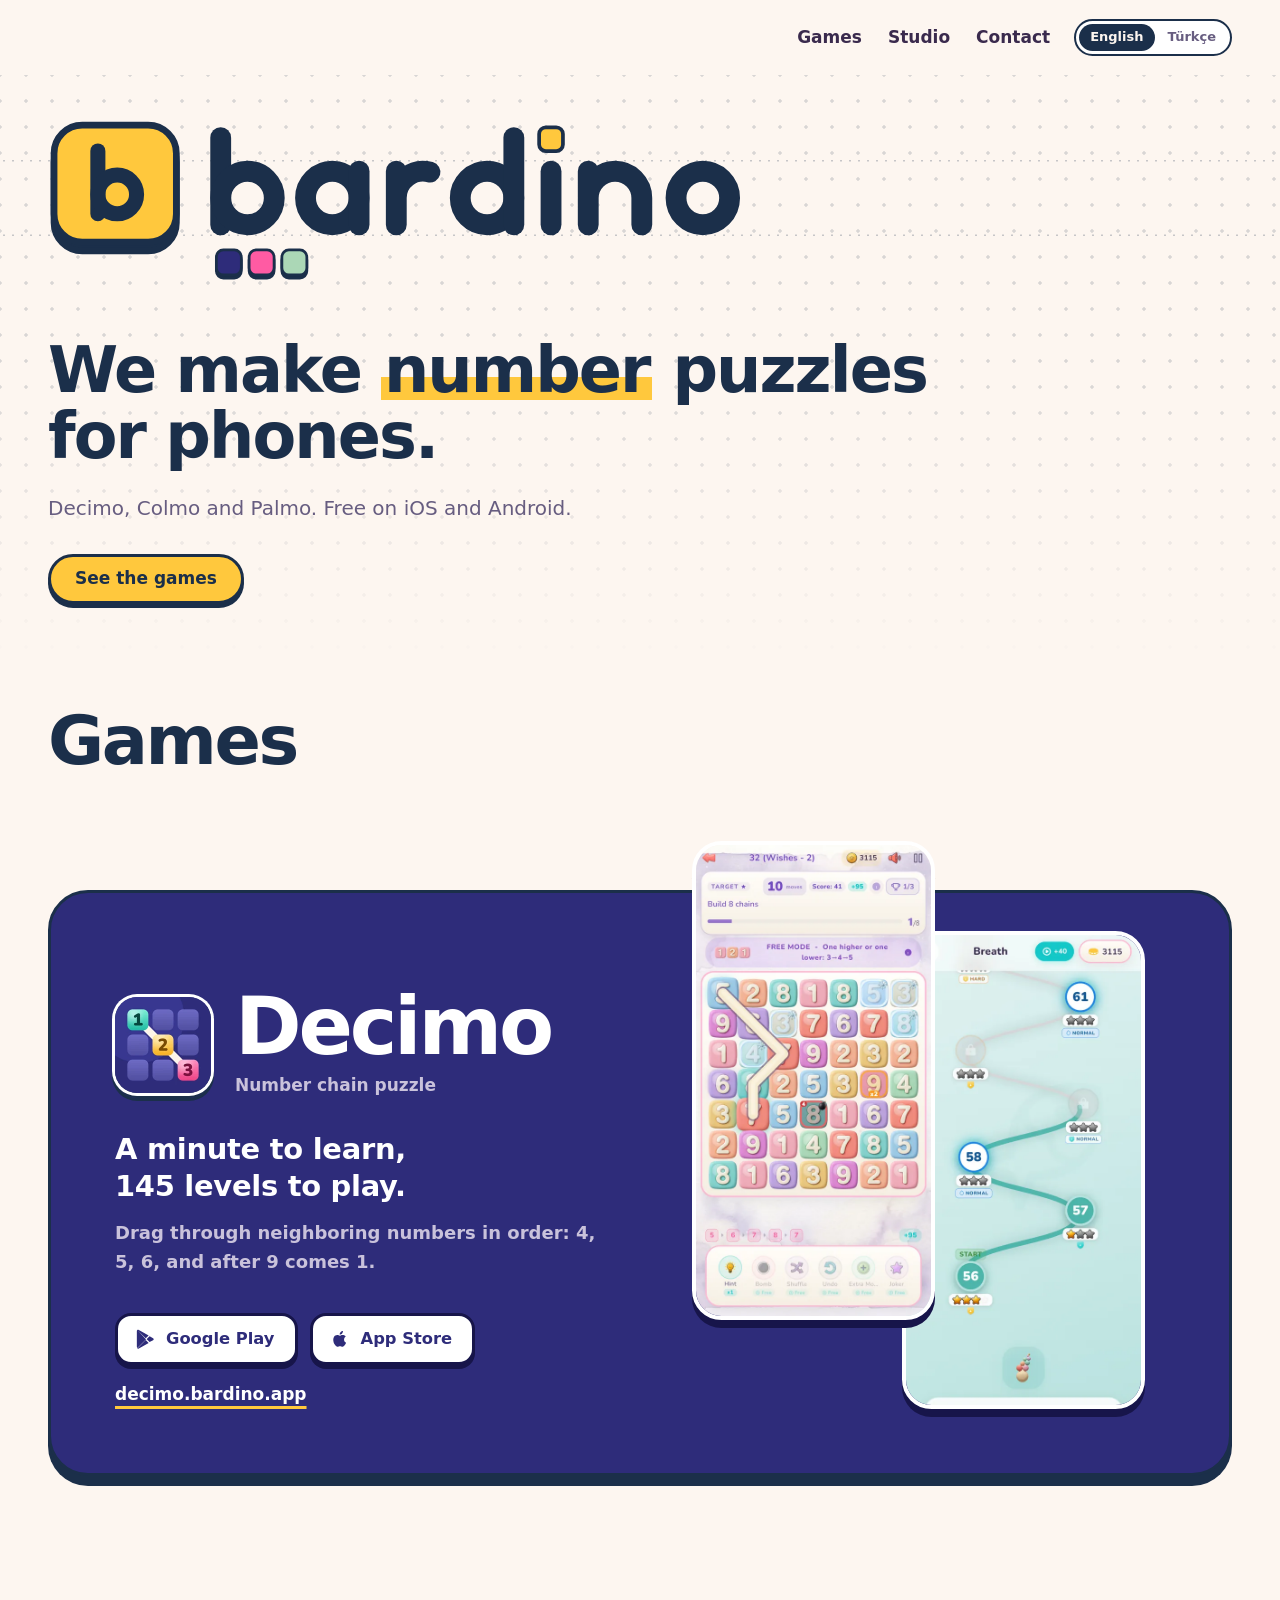
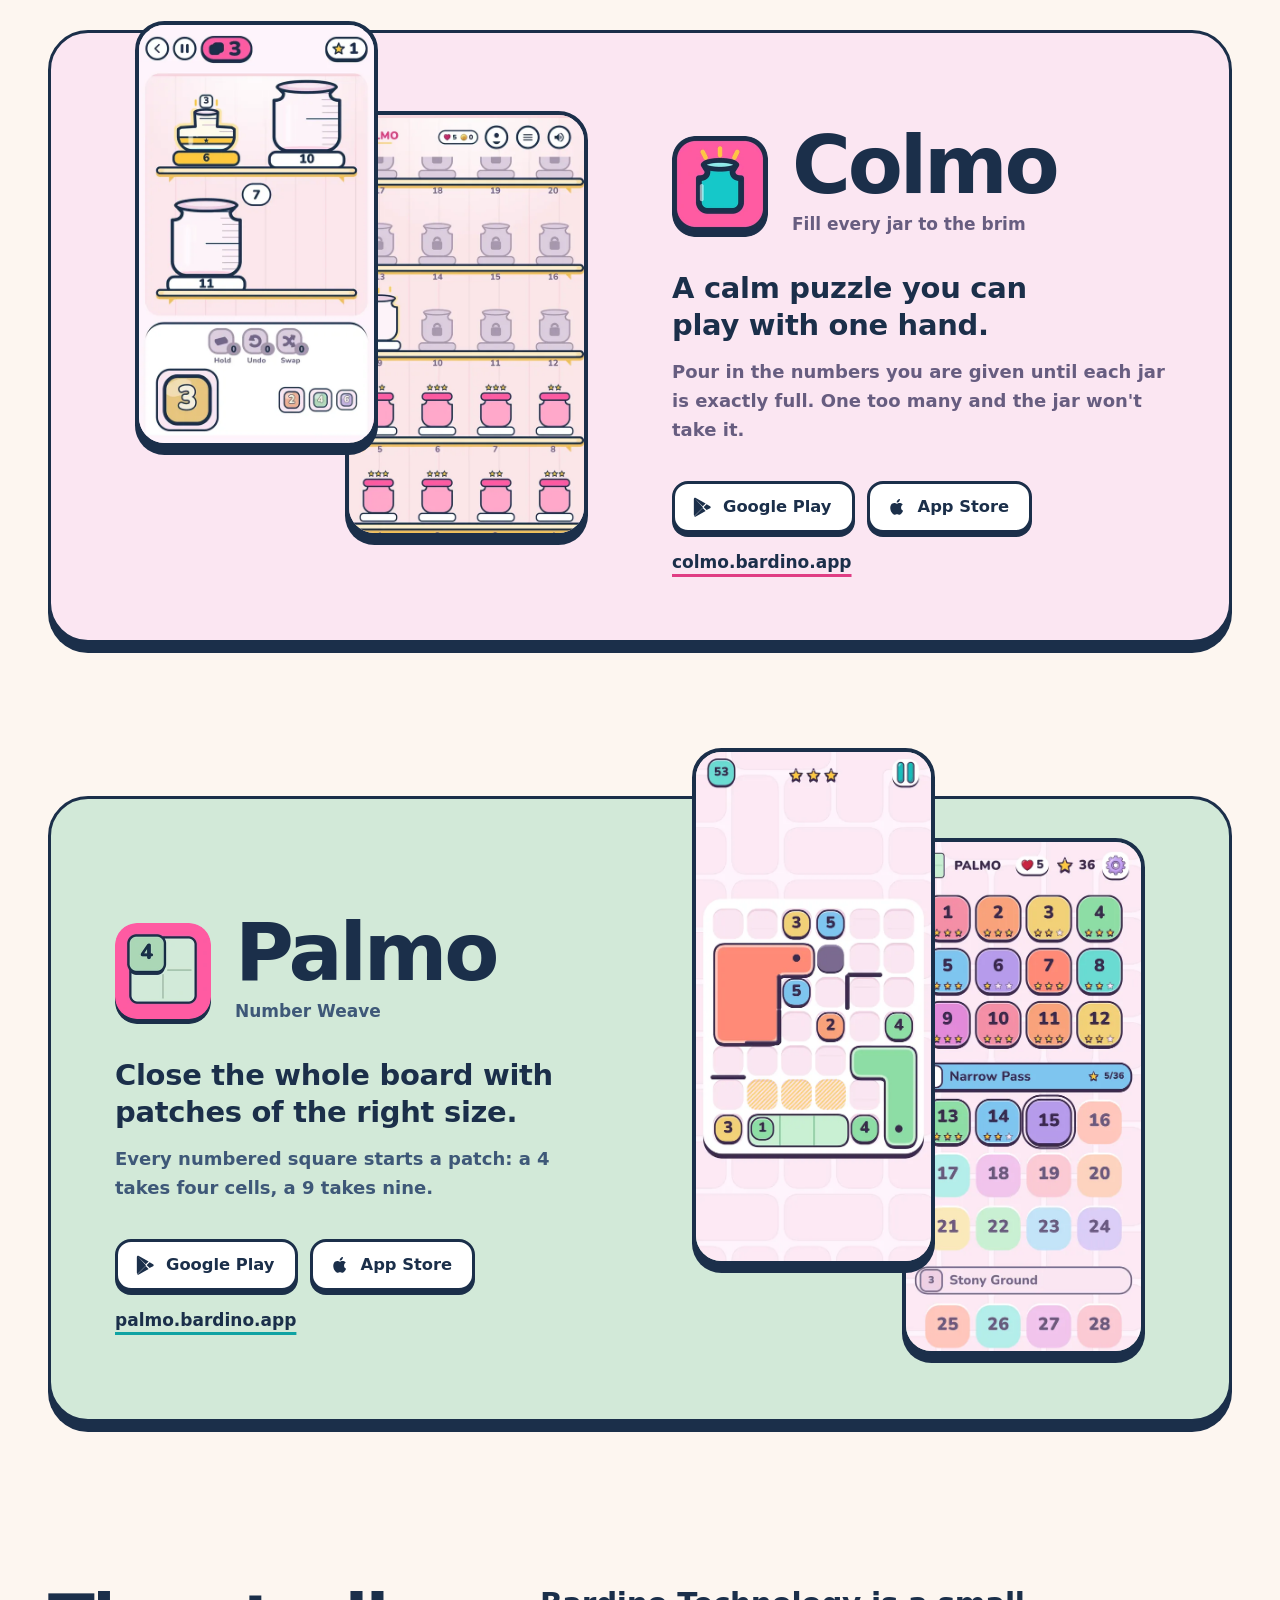
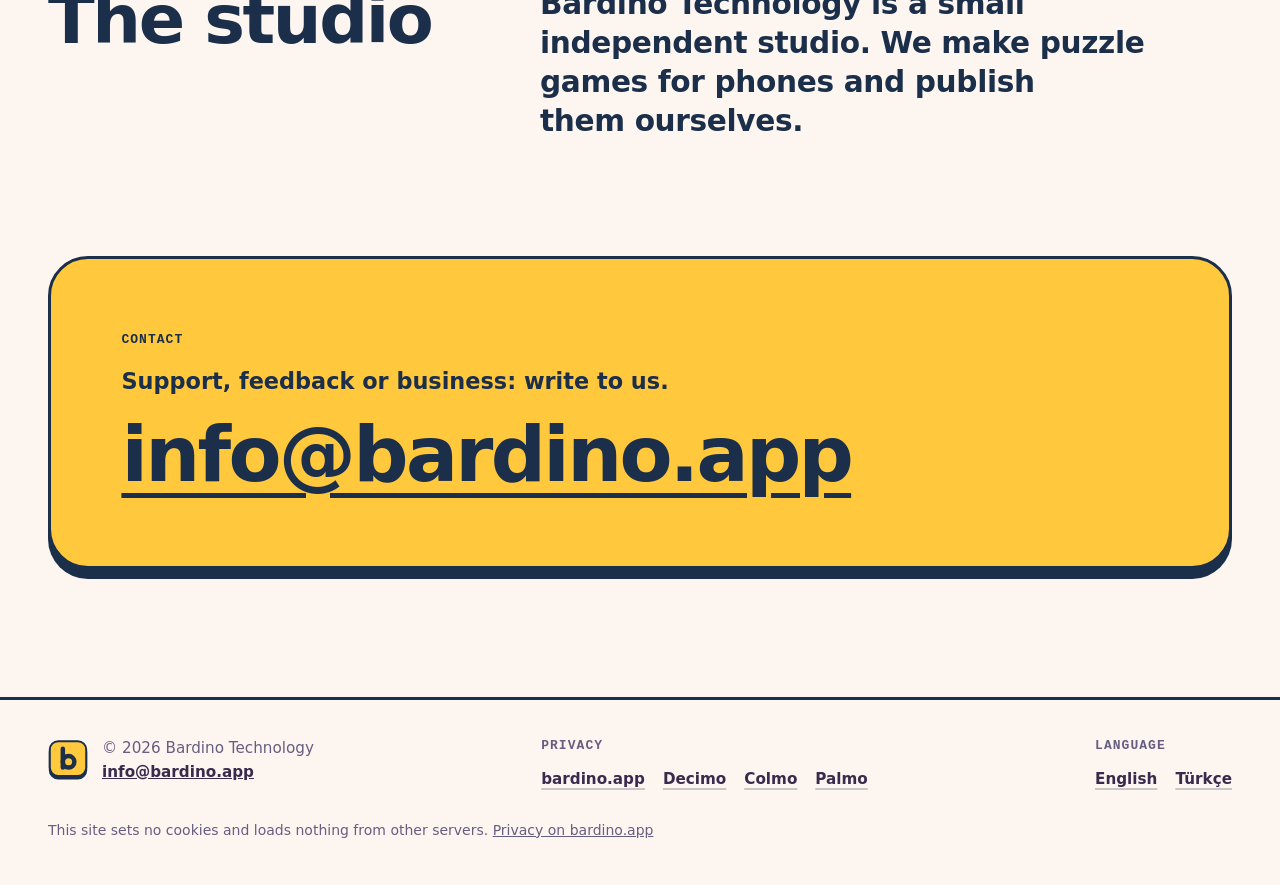
<file: index.html>
<!DOCTYPE html>
<html lang="en">
<head>
<meta charset="utf-8">
<meta name="viewport" content="width=device-width, initial-scale=1">
<title>Bardino Technology - Puzzle games for phones</title>
<meta name="description" content="Bardino Technology is a small independent studio making number puzzle games for Android and iOS: Decimo, Colmo and Palmo.">
<link rel="canonical" href="https://bardino.app/">
<link rel="alternate" hreflang="en" href="https://bardino.app/">
<link rel="alternate" hreflang="tr" href="https://bardino.app/tr/">
<link rel="alternate" hreflang="x-default" href="https://bardino.app/">
<meta name="theme-color" content="#FDF6F0" media="(prefers-color-scheme: light)">
<meta name="theme-color" content="#15132A" media="(prefers-color-scheme: dark)">
<meta property="og:type" content="website">
<meta property="og:site_name" content="Bardino Technology">
<meta property="og:url" content="https://bardino.app/">
<meta property="og:title" content="Bardino Technology - Puzzle games for phones">
<meta property="og:description" content="A small independent studio making number puzzle games for Android and iOS: Decimo, Colmo and Palmo.">
<meta property="og:image" content="https://bardino.app/assets/og.png">
<meta property="og:image:width" content="1200">
<meta property="og:image:height" content="630">
<meta property="og:image:alt" content="The Bardino wordmark above the icons of Decimo, Colmo and Palmo">
<meta property="og:locale" content="en_US">
<meta property="og:locale:alternate" content="tr_TR">
<meta name="twitter:card" content="summary_large_image">
<meta name="twitter:title" content="Bardino Technology - Puzzle games for phones">
<meta name="twitter:description" content="A small independent studio making number puzzle games for Android and iOS: Decimo, Colmo and Palmo.">
<meta name="twitter:image" content="https://bardino.app/assets/og.png">
<meta name="twitter:image:alt" content="The Bardino wordmark above the icons of Decimo, Colmo and Palmo">
<link rel="icon" href="favicon-32.png" sizes="32x32" type="image/png">
<link rel="icon" href="favicon.svg" type="image/svg+xml">
<link rel="apple-touch-icon" href="apple-touch-icon.png">
<link rel="stylesheet" href="assets/site.css">
<script type="application/ld+json">
{
  "@context": "https://schema.org",
  "@graph": [
    {
      "@type": "Organization",
      "@id": "https://bardino.app/#org",
      "name": "Bardino Technology",
      "alternateName": "Bardino",
      "url": "https://bardino.app/",
      "email": "info@bardino.app",
      "logo": {
        "@type": "ImageObject",
        "url": "https://bardino.app/apple-touch-icon.png",
        "width": 180,
        "height": 180
      },
      "contactPoint": {
        "@type": "ContactPoint",
        "email": "info@bardino.app",
        "contactType": "customer support",
        "availableLanguage": [
          "en",
          "tr"
        ]
      }
    },
    {
      "@type": "WebSite",
      "@id": "https://bardino.app/#site",
      "name": "Bardino",
      "alternateName": "Bardino Technology",
      "url": "https://bardino.app/",
      "inLanguage": "en",
      "publisher": {
        "@id": "https://bardino.app/#org"
      }
    },
    {
      "@type": "MobileApplication",
      "name": "Decimo",
      "url": "https://decimo.bardino.app/",
      "applicationCategory": "GameApplication",
      "operatingSystem": "Android, iOS",
      "offers": {
        "@type": "Offer",
        "price": "0",
        "priceCurrency": "USD"
      },
      "publisher": {
        "@id": "https://bardino.app/#org"
      },
      "sameAs": [
        "https://play.google.com/store/apps/details?id=com.bardino.numberchain",
        "https://apps.apple.com/app/decimo-number-chain/id6792291932"
      ]
    },
    {
      "@type": "MobileApplication",
      "name": "Colmo",
      "url": "https://colmo.bardino.app/",
      "applicationCategory": "GameApplication",
      "operatingSystem": "Android, iOS",
      "offers": {
        "@type": "Offer",
        "price": "0",
        "priceCurrency": "USD"
      },
      "publisher": {
        "@id": "https://bardino.app/#org"
      },
      "sameAs": [
        "https://play.google.com/store/apps/details?id=com.bardino.colmo",
        "https://apps.apple.com/app/colmo-jar-puzzle/id6805859722"
      ]
    },
    {
      "@type": "MobileApplication",
      "name": "Palmo",
      "url": "https://palmo.bardino.app/",
      "applicationCategory": "GameApplication",
      "operatingSystem": "Android, iOS",
      "offers": {
        "@type": "Offer",
        "price": "0",
        "priceCurrency": "USD"
      },
      "publisher": {
        "@id": "https://bardino.app/#org"
      },
      "sameAs": [
        "https://play.google.com/store/apps/details?id=com.bardino.palmo",
        "https://apps.apple.com/app/palmo-number-weave/id6806719070"
      ]
    }
  ]
}
</script>
</head>
<body>
<a class="skip" href="#main">Skip to content</a>

<svg class="sprite" aria-hidden="true" focusable="false">
  <symbol id="bd-mark" viewBox="0 0 100 100">
    <rect x="4.5" y="9.5" width="91" height="87" rx="21" fill="#1B2F4A" stroke="#1B2F4A" stroke-width="5"/>
    <rect x="4.5" y="3" width="91" height="87" rx="21" fill="#FFC83D" stroke="#1B2F4A" stroke-width="5"/>
    <g fill="none" stroke="#1B2F4A" stroke-width="11.2" stroke-linecap="round"><path d="M37.1 22.1V68.9"/><circle cx="51.5" cy="54.5" r="14.4"/></g>
  </symbol>
  <symbol id="i-play" viewBox="0 0 24 24"><path d="M3.6 2.3c-.3.3-.5.8-.5 1.4v16.6c0 .6.2 1.1.5 1.4l.1.1 9.3-9.3v-.2L3.6 2.3zM17 15.4l-3.1-3.1v-.2L17 9l.1.1 3.7 2.1c1 .6 1 1.6 0 2.2L17 15.4zM16 16.4l-3.2-3.2-9.2 9.2c.4.4 1 .4 1.7 0l10.7-6zM16 8.1L5.3 2.1c-.7-.4-1.3-.4-1.7 0l9.2 9.2L16 8.1z"/></symbol>
  <symbol id="i-apple" viewBox="0 0 24 24"><path d="M16.4 12.7c0-2.2 1.8-3.3 1.9-3.4-1-1.5-2.6-1.7-3.2-1.7-1.4-.1-2.7.8-3.3.8-.7 0-1.7-.8-2.8-.8-1.5 0-2.8.8-3.6 2.1-1.5 2.6-.4 6.5 1.1 8.6.7 1 1.6 2.2 2.7 2.2 1.1 0 1.5-.7 2.8-.7 1.3 0 1.6.7 2.8.7 1.2 0 1.9-1 2.6-2.1.8-1.2 1.2-2.4 1.2-2.4s-2.2-.9-2.2-3.3zM14.3 5.9c.6-.7 1-1.7.9-2.7-.9 0-2 .6-2.6 1.3-.6.6-1.1 1.7-.9 2.6 1 .1 2-.5 2.6-1.2z"/></symbol>
</svg>

<header class="site-head">
  <div class="wrap">
    <nav class="site-nav" aria-label="Main">
      <a href="#games">Games</a>
      <a href="#studio">Studio</a>
      <a href="#contact">Contact</a>
      <div class="lang" role="group" aria-label="Language">
        <a href="./" hreflang="en" lang="en" aria-current="page">English</a>
        <a href="tr/" hreflang="tr" lang="tr">Türkçe</a>
      </div>
    </nav>
  </div>
</header>

<main id="main">
<section class="hero">
  <div class="wrap">
    <h1><span class="vh">Bardino Technology</span>
      <svg class="hero-wm bardino-intro" viewBox="0 0 600 150" data-bardino-intro role="button" tabindex="0" aria-label="Play the Bardino intro with sound" data-sound="assets/bardino.mp3"><g class="wm-rules"><line x1="-3000" y1="39" x2="3600" y2="39"/><line x1="-3000" y1="101" x2="3600" y2="101"/></g><g class="bi-mark"><g transform="translate(0 6) scale(1.12)"><rect x="4.5" y="9.5" width="91" height="87" rx="21" class="bi-ef bi-es" stroke-width="5"/><rect x="4.5" y="3" width="91" height="87" rx="21" fill="#FFC83D" class="bi-es" stroke-width="5"/><g fill="none" stroke="#1B2F4A" stroke-width="11.2" stroke-linecap="round"><path d="M37.1 22.1V68.9"/><circle cx="51.5" cy="54.5" r="14.4"/></g></g></g><g class="bi-word"><g transform="translate(134 8) scale(.62)" fill="none" stroke="currentColor" stroke-width="28" stroke-linecap="round" stroke-linejoin="round"><path d="M16 19V136"/><circle cx="52" cy="100" r="36"/><circle cx="166" cy="100" r="36"/><path d="M202 64V136"/><path d="M252 64V136M252 100A36 36 0 0 1 297.32 65.23"/><circle cx="374" cy="100" r="36"/><path d="M410 19V136"/><path d="M460 64V136"/><path d="M510 64V136M510 100A36 36 0 0 1 582 100V136"/><circle cx="664" cy="100" r="36"/></g></g><g transform="translate(139 112) scale(.65)"><g class="bi-stone"><rect x="2" y="6" width="32" height="32" rx="9" class="bi-ef bi-es" stroke-width="3.5"/><rect x="2" y="2" width="32" height="32" rx="9" fill="#2E2C7A" class="bi-es" stroke-width="3.5"/></g><g class="bi-stone"><rect x="44" y="6" width="32" height="32" rx="9" class="bi-ef bi-es" stroke-width="3.5"/><rect x="44" y="2" width="32" height="32" rx="9" fill="#FF5BA3" class="bi-es" stroke-width="3.5"/></g><g class="bi-stone"><rect x="86" y="6" width="32" height="32" rx="9" class="bi-ef bi-es" stroke-width="3.5"/><rect x="86" y="2" width="32" height="32" rx="9" fill="#ABD7B6" class="bi-es" stroke-width="3.5"/></g></g><g class="bi-dot" transform="translate(419.2 30.94)"><rect x="-9.92" y="-19.84" width="19.84" height="19.84" rx="5.58" fill="#FFC83D" class="bi-es" stroke-width="3.1"/></g></svg>
    </h1>

    <div class="hero-body">
      <div>
        <p class="statement">We make <em>number</em> puzzles<br>for phones.</p>
        <p class="lead">Decimo, Colmo and Palmo. Free on iOS and Android.</p>
        <div class="actions">
          <a class="btn btn-primary" href="#games">See the games</a>
        </div>
      </div>
    </div>
  </div>
</section>

<section class="games" id="games" aria-labelledby="games-title">
  <div class="wrap">
    <div class="section-head">
      <h2 id="games-title">Games</h2>
    </div>

    <article class="game game--decimo" id="decimo" aria-labelledby="decimo-name">
      <div class="game-text">
        <div class="game-head">
          <img class="game-icon" src="assets/games/decimo-icon.webp" width="104" height="104" alt="" loading="lazy" decoding="async">
          <div><h3 id="decimo-name">Decimo</h3><p class="game-tag">Number chain puzzle</p></div>
        </div>
        <p class="game-line">A minute to learn, 145 levels to play.</p>
        <p class="game-rule">Drag through neighboring numbers in order: 4, 5, 6, and after 9 comes 1.</p>
        <div class="game-actions">
          <div class="stores">
            <a class="store" href="https://play.google.com/store/apps/details?id=com.bardino.numberchain" aria-label="Decimo on Google Play"><svg aria-hidden="true" focusable="false"><use href="#i-play"/></svg>Google Play</a>
            <a class="store" href="https://apps.apple.com/app/decimo-number-chain/id6792291932" aria-label="Decimo on the App Store"><svg aria-hidden="true" focusable="false"><use href="#i-apple"/></svg>App Store</a>
          </div>
          <a class="site-link" href="https://decimo.bardino.app/"><span class="vh">Website: </span>decimo.bardino.app</a>
        </div>
      </div>
      <div class="game-shots">
        <figure class="shot"><img src="assets/games/decimo-board.webp" width="520" height="1040" alt="Decimo gameplay: a chain drawn across a grid of numbers" loading="lazy" decoding="async"></figure>
        <figure class="shot"><img src="assets/games/decimo-map.webp" width="520" height="1040" alt="Decimo level map" loading="lazy" decoding="async"></figure>
      </div>
    </article>

    <article class="game game--colmo" id="colmo" aria-labelledby="colmo-name">
      <div class="game-text">
        <div class="game-head">
          <img class="game-icon" src="assets/games/colmo-icon.webp" width="104" height="104" alt="" loading="lazy" decoding="async">
          <div><h3 id="colmo-name">Colmo</h3><p class="game-tag">Fill every jar to the brim</p></div>
        </div>
        <p class="game-line">A calm puzzle you can play with one hand.</p>
        <p class="game-rule">Pour in the numbers you are given until each jar is exactly full. One too many and the jar won't take it.</p>
        <div class="game-actions">
          <div class="stores">
            <a class="store" href="https://play.google.com/store/apps/details?id=com.bardino.colmo" aria-label="Colmo on Google Play"><svg aria-hidden="true" focusable="false"><use href="#i-play"/></svg>Google Play</a>
            <a class="store" href="https://apps.apple.com/app/colmo-jar-puzzle/id6805859722" aria-label="Colmo on the App Store"><svg aria-hidden="true" focusable="false"><use href="#i-apple"/></svg>App Store</a>
          </div>
          <a class="site-link" href="https://colmo.bardino.app/"><span class="vh">Website: </span>colmo.bardino.app</a>
        </div>
      </div>
      <div class="game-shots">
        <figure class="shot"><img src="assets/games/colmo-board.webp" width="520" height="924" alt="Colmo: the board, glass jars on shelves" loading="lazy" decoding="async"></figure>
        <figure class="shot"><img src="assets/games/colmo-map.webp" width="520" height="924" alt="Colmo: the shelf wall you climb" loading="lazy" decoding="async"></figure>
      </div>
    </article>

    <article class="game game--palmo" id="palmo" aria-labelledby="palmo-name">
      <div class="game-text">
        <div class="game-head">
          <img class="game-icon" src="assets/games/palmo-icon.webp" width="104" height="104" alt="" loading="lazy" decoding="async">
          <div><h3 id="palmo-name">Palmo</h3><p class="game-tag">Number Weave</p></div>
        </div>
        <p class="game-line">Close the whole board with patches of the right size.</p>
        <p class="game-rule">Every numbered square starts a patch: a 4 takes four cells, a 9 takes nine.</p>
        <div class="game-actions">
          <div class="stores">
            <a class="store" href="https://play.google.com/store/apps/details?id=com.bardino.palmo" aria-label="Palmo on Google Play"><svg aria-hidden="true" focusable="false"><use href="#i-play"/></svg>Google Play</a>
            <a class="store" href="https://apps.apple.com/app/palmo-number-weave/id6806719070" aria-label="Palmo on the App Store"><svg aria-hidden="true" focusable="false"><use href="#i-apple"/></svg>App Store</a>
          </div>
          <a class="site-link" href="https://palmo.bardino.app/"><span class="vh">Website: </span>palmo.bardino.app</a>
        </div>
      </div>
      <div class="game-shots">
        <figure class="shot"><img src="assets/games/palmo-board.webp" width="520" height="1125" alt="Palmo: the board, patches growing from numbered squares" loading="lazy" decoding="async"></figure>
        <figure class="shot"><img src="assets/games/palmo-map.webp" width="520" height="1125" alt="Palmo: the level map" loading="lazy" decoding="async"></figure>
      </div>
    </article>
  </div>
</section>

<section class="studio" id="studio" aria-labelledby="studio-title">
  <div class="wrap">
    <h2 id="studio-title">The studio</h2>
    <div class="studio-copy">
      <p>Bardino Technology is a small independent studio. We make puzzle games for phones and publish them ourselves.</p>
    </div>
  </div>
</section>

<section class="contact" id="contact" aria-labelledby="contact-title">
  <div class="wrap">
    <div class="contact-card">
      <h2 id="contact-title">Contact</h2>
      <p>Support, feedback or business: write to us.</p>
      <!--email_off--><a class="mail" href="mailto:info@bardino.app">info@bardino.app</a><!--/email_off-->
    </div>
  </div>
</section>
</main>

<footer class="site-foot">
  <div class="wrap">
    <div class="foot-grid">
      <div class="foot-brand">
        <svg aria-hidden="true" focusable="false"><use href="#bd-mark"/></svg>
        <p>&copy; 2026 Bardino Technology<br><!--email_off--><a href="mailto:info@bardino.app">info@bardino.app</a><!--/email_off--></p>
      </div>
      <div class="foot-col">
        <h2>Privacy</h2>
        <ul>
          <li><a href="privacy.html">bardino.app<span class="vh"> privacy</span></a></li>
          <li><a href="https://decimo.bardino.app/privacy-policy.html">Decimo<span class="vh"> privacy policy</span></a></li>
          <li><a href="https://colmo.bardino.app/privacy.html">Colmo<span class="vh"> privacy policy</span></a></li>
          <li><a href="https://palmo.bardino.app/privacy.html">Palmo<span class="vh"> privacy policy</span></a></li>
        </ul>
      </div>
      <div class="foot-col">
        <h2>Language</h2>
        <ul>
          <li><a href="./" hreflang="en" lang="en" aria-current="page">English</a></li>
          <li><a href="tr/" hreflang="tr" lang="tr">Türkçe</a></li>
        </ul>
      </div>
    </div>
    <p class="fine">This site sets no cookies and loads nothing from other servers. <a href="privacy.html">Privacy on bardino.app</a></p>
  </div>
</footer>
<script src="assets/bardino-intro.js" defer></script>
</body>
</html>
</file>
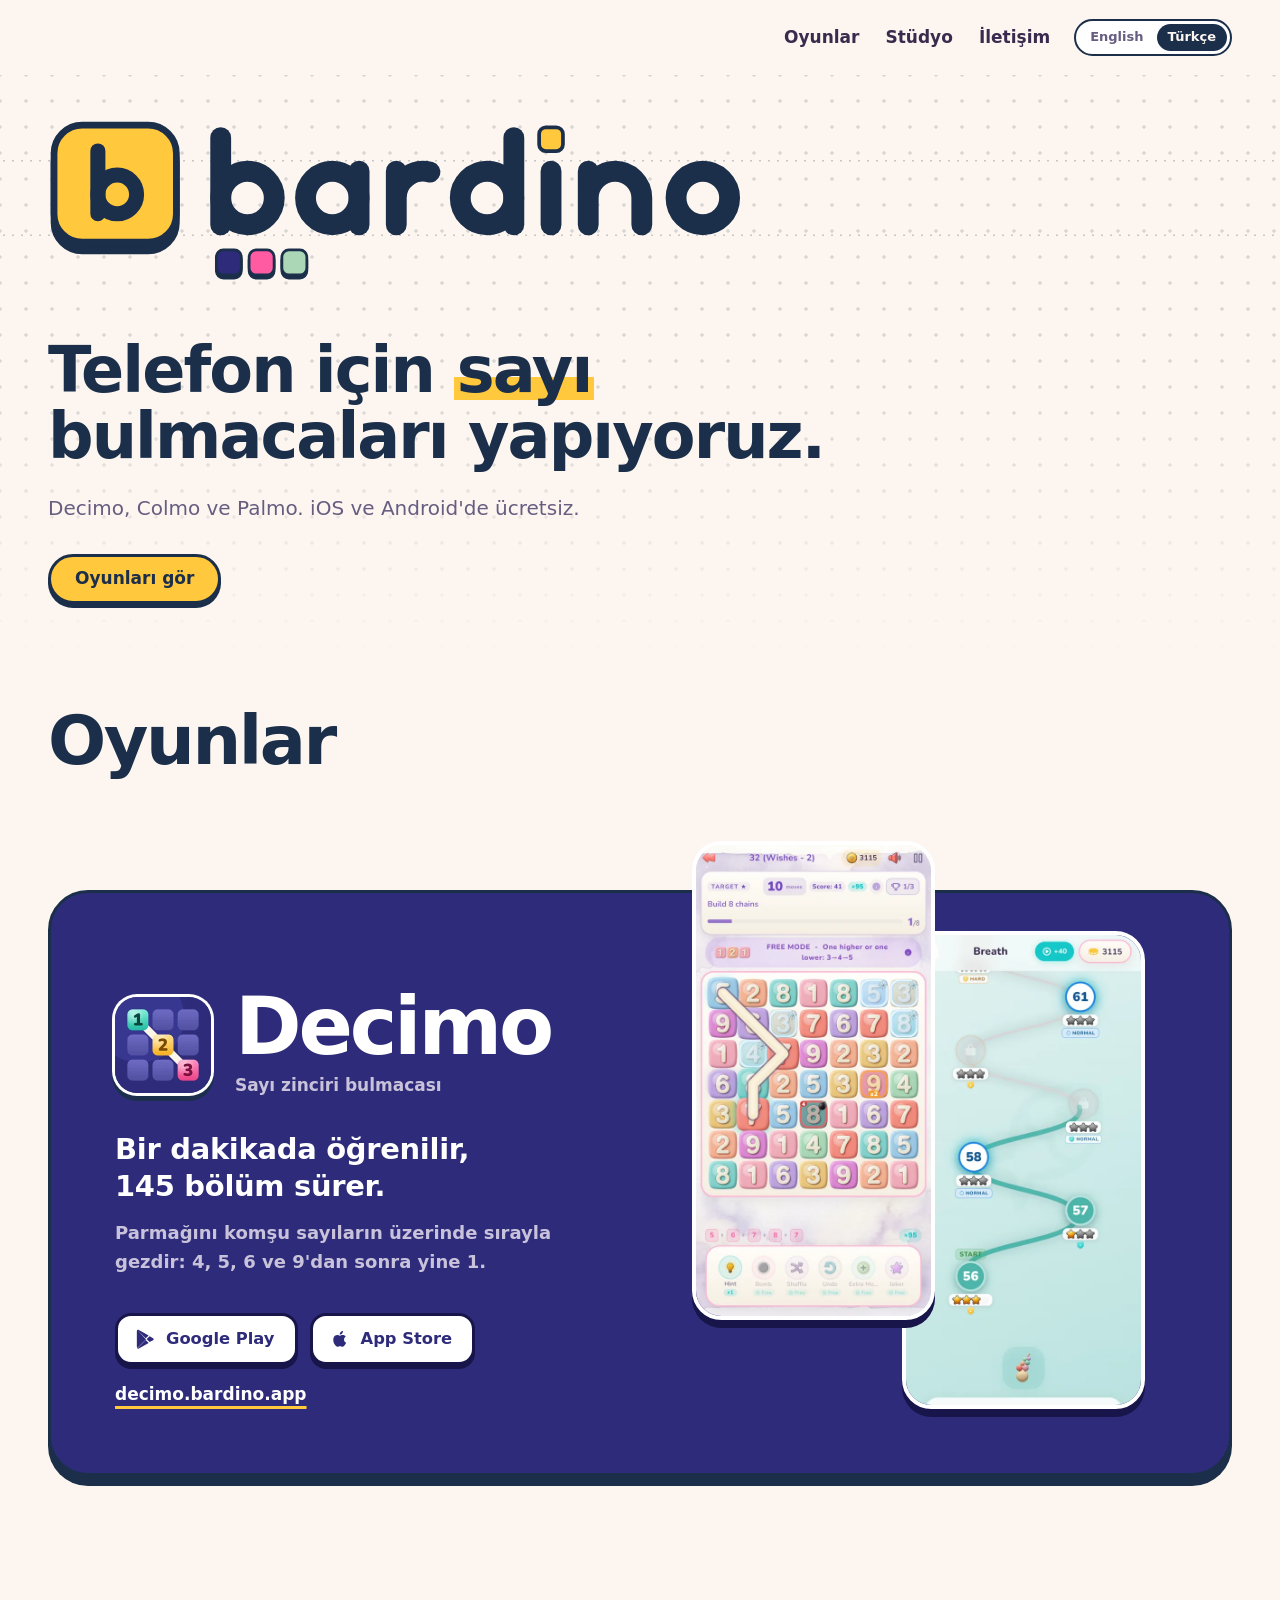
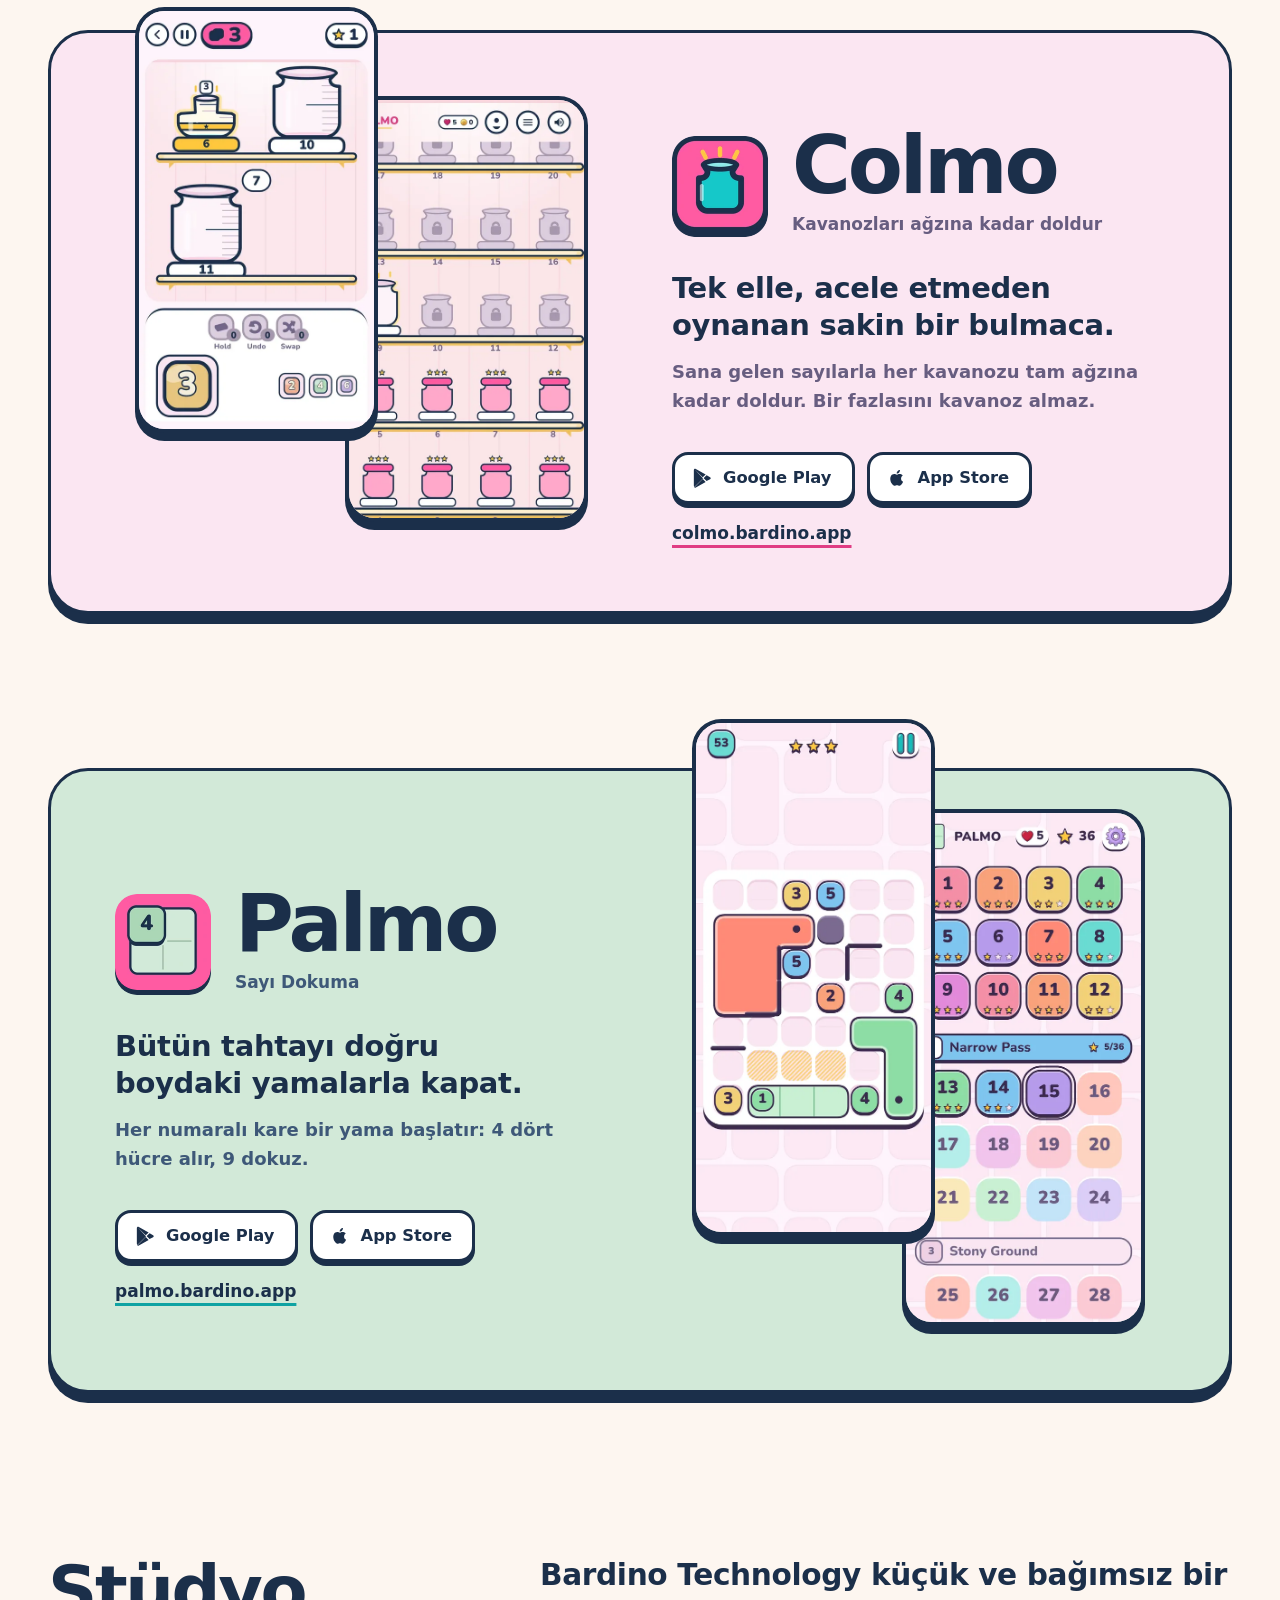
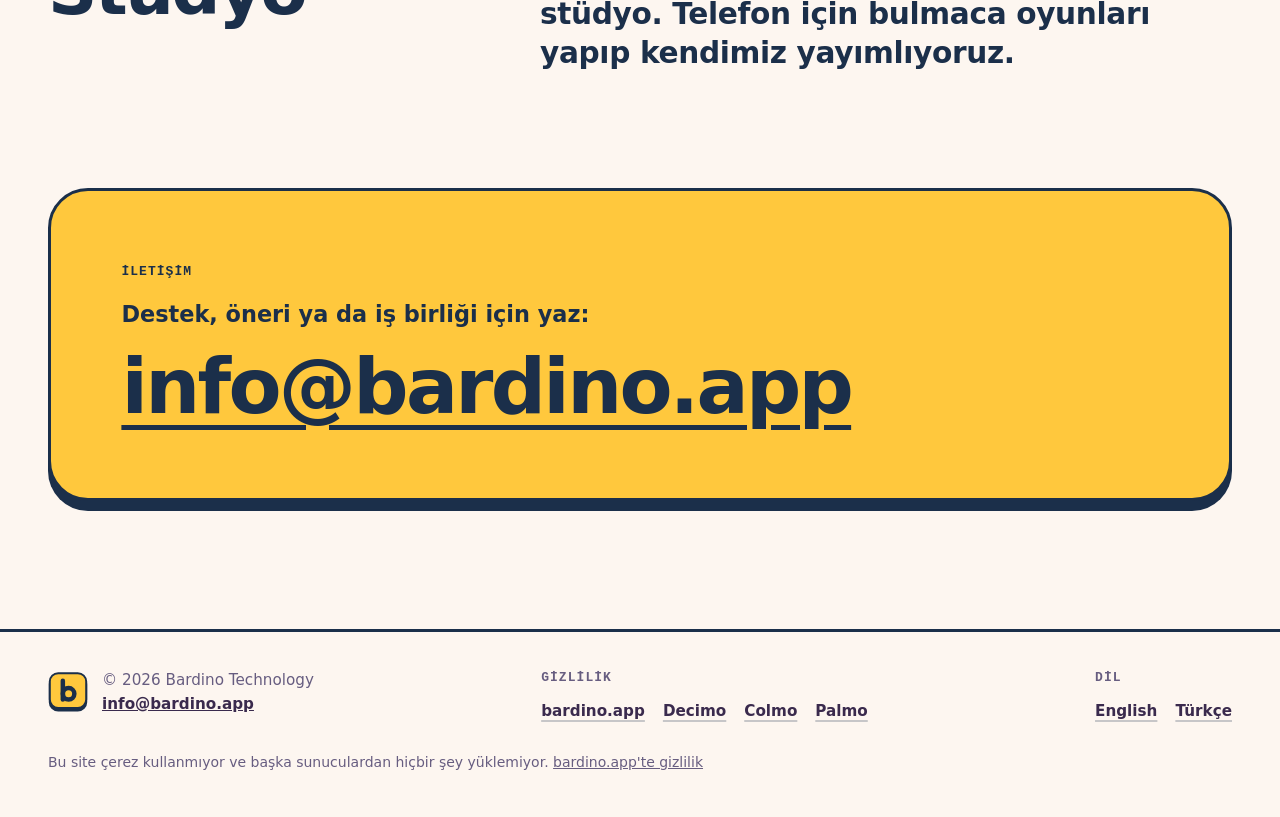
<file: tr/index.html>
<!DOCTYPE html>
<html lang="tr">
<head>
<meta charset="utf-8">
<meta name="viewport" content="width=device-width, initial-scale=1">
<title>Bardino Technology - Telefon için bulmaca oyunları</title>
<meta name="description" content="Bardino Technology, Android ve iOS için sayı bulmacası oyunları yapan küçük ve bağımsız bir stüdyo: Decimo, Colmo ve Palmo.">
<link rel="canonical" href="https://bardino.app/tr/">
<link rel="alternate" hreflang="en" href="https://bardino.app/">
<link rel="alternate" hreflang="tr" href="https://bardino.app/tr/">
<link rel="alternate" hreflang="x-default" href="https://bardino.app/">
<meta name="theme-color" content="#FDF6F0" media="(prefers-color-scheme: light)">
<meta name="theme-color" content="#15132A" media="(prefers-color-scheme: dark)">
<meta property="og:type" content="website">
<meta property="og:site_name" content="Bardino Technology">
<meta property="og:url" content="https://bardino.app/tr/">
<meta property="og:title" content="Bardino Technology - Telefon için bulmaca oyunları">
<meta property="og:description" content="Android ve iOS için sayı bulmacası oyunları yapan küçük ve bağımsız bir stüdyo: Decimo, Colmo ve Palmo.">
<meta property="og:image" content="https://bardino.app/assets/og.png">
<meta property="og:image:width" content="1200">
<meta property="og:image:height" content="630">
<meta property="og:image:alt" content="Decimo, Colmo ve Palmo ikonlarının üstünde Bardino logosu">
<meta property="og:locale" content="tr_TR">
<meta property="og:locale:alternate" content="en_US">
<meta name="twitter:card" content="summary_large_image">
<meta name="twitter:title" content="Bardino Technology - Telefon için bulmaca oyunları">
<meta name="twitter:description" content="Android ve iOS için sayı bulmacası oyunları yapan küçük ve bağımsız bir stüdyo: Decimo, Colmo ve Palmo.">
<meta name="twitter:image" content="https://bardino.app/assets/og.png">
<meta name="twitter:image:alt" content="Decimo, Colmo ve Palmo ikonlarının üstünde Bardino logosu">
<link rel="icon" href="../favicon-32.png" sizes="32x32" type="image/png">
<link rel="icon" href="../favicon.svg" type="image/svg+xml">
<link rel="apple-touch-icon" href="../apple-touch-icon.png">
<link rel="stylesheet" href="../assets/site.css">
<script type="application/ld+json">
{
  "@context": "https://schema.org",
  "@graph": [
    {
      "@type": "Organization",
      "@id": "https://bardino.app/#org",
      "name": "Bardino Technology",
      "alternateName": "Bardino",
      "url": "https://bardino.app/",
      "email": "info@bardino.app",
      "logo": {
        "@type": "ImageObject",
        "url": "https://bardino.app/apple-touch-icon.png",
        "width": 180,
        "height": 180
      },
      "contactPoint": {
        "@type": "ContactPoint",
        "email": "info@bardino.app",
        "contactType": "customer support",
        "availableLanguage": [
          "en",
          "tr"
        ]
      }
    },
    {
      "@type": "WebSite",
      "@id": "https://bardino.app/#site",
      "name": "Bardino",
      "alternateName": "Bardino Technology",
      "url": "https://bardino.app/",
      "inLanguage": "tr",
      "publisher": {
        "@id": "https://bardino.app/#org"
      }
    },
    {
      "@type": "MobileApplication",
      "name": "Decimo",
      "url": "https://decimo.bardino.app/tr/",
      "applicationCategory": "GameApplication",
      "operatingSystem": "Android, iOS",
      "offers": {
        "@type": "Offer",
        "price": "0",
        "priceCurrency": "USD"
      },
      "publisher": {
        "@id": "https://bardino.app/#org"
      },
      "sameAs": [
        "https://play.google.com/store/apps/details?id=com.bardino.numberchain",
        "https://apps.apple.com/app/decimo-number-chain/id6792291932"
      ]
    },
    {
      "@type": "MobileApplication",
      "name": "Colmo",
      "url": "https://colmo.bardino.app/tr/",
      "applicationCategory": "GameApplication",
      "operatingSystem": "Android, iOS",
      "offers": {
        "@type": "Offer",
        "price": "0",
        "priceCurrency": "USD"
      },
      "publisher": {
        "@id": "https://bardino.app/#org"
      },
      "sameAs": [
        "https://play.google.com/store/apps/details?id=com.bardino.colmo",
        "https://apps.apple.com/app/colmo-jar-puzzle/id6805859722"
      ]
    },
    {
      "@type": "MobileApplication",
      "name": "Palmo",
      "url": "https://palmo.bardino.app/tr/",
      "applicationCategory": "GameApplication",
      "operatingSystem": "Android, iOS",
      "offers": {
        "@type": "Offer",
        "price": "0",
        "priceCurrency": "USD"
      },
      "publisher": {
        "@id": "https://bardino.app/#org"
      },
      "sameAs": [
        "https://play.google.com/store/apps/details?id=com.bardino.palmo",
        "https://apps.apple.com/app/palmo-number-weave/id6806719070"
      ]
    }
  ]
}
</script>
</head>
<body>
<a class="skip" href="#main">İçeriğe geç</a>

<svg class="sprite" aria-hidden="true" focusable="false">
  <symbol id="bd-mark" viewBox="0 0 100 100">
    <rect x="4.5" y="9.5" width="91" height="87" rx="21" fill="#1B2F4A" stroke="#1B2F4A" stroke-width="5"/>
    <rect x="4.5" y="3" width="91" height="87" rx="21" fill="#FFC83D" stroke="#1B2F4A" stroke-width="5"/>
    <g fill="none" stroke="#1B2F4A" stroke-width="11.2" stroke-linecap="round"><path d="M37.1 22.1V68.9"/><circle cx="51.5" cy="54.5" r="14.4"/></g>
  </symbol>
  <symbol id="i-play" viewBox="0 0 24 24"><path d="M3.6 2.3c-.3.3-.5.8-.5 1.4v16.6c0 .6.2 1.1.5 1.4l.1.1 9.3-9.3v-.2L3.6 2.3zM17 15.4l-3.1-3.1v-.2L17 9l.1.1 3.7 2.1c1 .6 1 1.6 0 2.2L17 15.4zM16 16.4l-3.2-3.2-9.2 9.2c.4.4 1 .4 1.7 0l10.7-6zM16 8.1L5.3 2.1c-.7-.4-1.3-.4-1.7 0l9.2 9.2L16 8.1z"/></symbol>
  <symbol id="i-apple" viewBox="0 0 24 24"><path d="M16.4 12.7c0-2.2 1.8-3.3 1.9-3.4-1-1.5-2.6-1.7-3.2-1.7-1.4-.1-2.7.8-3.3.8-.7 0-1.7-.8-2.8-.8-1.5 0-2.8.8-3.6 2.1-1.5 2.6-.4 6.5 1.1 8.6.7 1 1.6 2.2 2.7 2.2 1.1 0 1.5-.7 2.8-.7 1.3 0 1.6.7 2.8.7 1.2 0 1.9-1 2.6-2.1.8-1.2 1.2-2.4 1.2-2.4s-2.2-.9-2.2-3.3zM14.3 5.9c.6-.7 1-1.7.9-2.7-.9 0-2 .6-2.6 1.3-.6.6-1.1 1.7-.9 2.6 1 .1 2-.5 2.6-1.2z"/></symbol>
</svg>

<header class="site-head">
  <div class="wrap">
    <nav class="site-nav" aria-label="Ana menü">
      <a href="#games">Oyunlar</a>
      <a href="#studio">Stüdyo</a>
      <a href="#contact">İletişim</a>
      <div class="lang" role="group" aria-label="Dil">
        <a href="../" hreflang="en" lang="en">English</a>
        <a href="./" hreflang="tr" lang="tr" aria-current="page">Türkçe</a>
      </div>
    </nav>
  </div>
</header>

<main id="main">
<section class="hero">
  <div class="wrap">
    <h1><span class="vh">Bardino Technology</span>
      <svg class="hero-wm bardino-intro" viewBox="0 0 600 150" data-bardino-intro role="button" tabindex="0" aria-label="Bardino açılışını sesli oynat" data-sound="../assets/bardino.mp3"><g class="wm-rules"><line x1="-3000" y1="39" x2="3600" y2="39"/><line x1="-3000" y1="101" x2="3600" y2="101"/></g><g class="bi-mark"><g transform="translate(0 6) scale(1.12)"><rect x="4.5" y="9.5" width="91" height="87" rx="21" class="bi-ef bi-es" stroke-width="5"/><rect x="4.5" y="3" width="91" height="87" rx="21" fill="#FFC83D" class="bi-es" stroke-width="5"/><g fill="none" stroke="#1B2F4A" stroke-width="11.2" stroke-linecap="round"><path d="M37.1 22.1V68.9"/><circle cx="51.5" cy="54.5" r="14.4"/></g></g></g><g class="bi-word"><g transform="translate(134 8) scale(.62)" fill="none" stroke="currentColor" stroke-width="28" stroke-linecap="round" stroke-linejoin="round"><path d="M16 19V136"/><circle cx="52" cy="100" r="36"/><circle cx="166" cy="100" r="36"/><path d="M202 64V136"/><path d="M252 64V136M252 100A36 36 0 0 1 297.32 65.23"/><circle cx="374" cy="100" r="36"/><path d="M410 19V136"/><path d="M460 64V136"/><path d="M510 64V136M510 100A36 36 0 0 1 582 100V136"/><circle cx="664" cy="100" r="36"/></g></g><g transform="translate(139 112) scale(.65)"><g class="bi-stone"><rect x="2" y="6" width="32" height="32" rx="9" class="bi-ef bi-es" stroke-width="3.5"/><rect x="2" y="2" width="32" height="32" rx="9" fill="#2E2C7A" class="bi-es" stroke-width="3.5"/></g><g class="bi-stone"><rect x="44" y="6" width="32" height="32" rx="9" class="bi-ef bi-es" stroke-width="3.5"/><rect x="44" y="2" width="32" height="32" rx="9" fill="#FF5BA3" class="bi-es" stroke-width="3.5"/></g><g class="bi-stone"><rect x="86" y="6" width="32" height="32" rx="9" class="bi-ef bi-es" stroke-width="3.5"/><rect x="86" y="2" width="32" height="32" rx="9" fill="#ABD7B6" class="bi-es" stroke-width="3.5"/></g></g><g class="bi-dot" transform="translate(419.2 30.94)"><rect x="-9.92" y="-19.84" width="19.84" height="19.84" rx="5.58" fill="#FFC83D" class="bi-es" stroke-width="3.1"/></g></svg>
    </h1>

    <div class="hero-body">
      <div>
        <p class="statement">Telefon için <em>sayı</em><br>bulmacaları yapıyoruz.</p>
        <p class="lead">Decimo, Colmo ve Palmo. iOS ve Android'de ücretsiz.</p>
        <div class="actions">
          <a class="btn btn-primary" href="#games">Oyunları gör</a>
        </div>
      </div>
    </div>
  </div>
</section>

<section class="games" id="games" aria-labelledby="games-title">
  <div class="wrap">
    <div class="section-head">
      <h2 id="games-title">Oyunlar</h2>
    </div>

    <article class="game game--decimo" id="decimo" aria-labelledby="decimo-name">
      <div class="game-text">
        <div class="game-head">
          <img class="game-icon" src="../assets/games/decimo-icon.webp" width="104" height="104" alt="" loading="lazy" decoding="async">
          <div><h3 id="decimo-name">Decimo</h3><p class="game-tag">Sayı zinciri bulmacası</p></div>
        </div>
        <p class="game-line">Bir dakikada öğrenilir, 145 bölüm sürer.</p>
        <p class="game-rule">Parmağını komşu sayıların üzerinde sırayla gezdir: 4, 5, 6 ve 9'dan sonra yine 1.</p>
        <div class="game-actions">
          <div class="stores">
            <a class="store" href="https://play.google.com/store/apps/details?id=com.bardino.numberchain" aria-label="Google Play'de Decimo"><svg aria-hidden="true" focusable="false"><use href="#i-play"/></svg>Google Play</a>
            <a class="store" href="https://apps.apple.com/tr/app/decimo-number-chain/id6792291932" aria-label="App Store'da Decimo"><svg aria-hidden="true" focusable="false"><use href="#i-apple"/></svg>App Store</a>
          </div>
          <a class="site-link" href="https://decimo.bardino.app/tr/"><span class="vh">Sitesi: </span>decimo.bardino.app</a>
        </div>
      </div>
      <div class="game-shots">
        <figure class="shot"><img src="../assets/games/decimo-board.webp" width="520" height="1040" alt="Decimo oynanış ekranı: sayı ızgarasında kurulan zincir" loading="lazy" decoding="async"></figure>
        <figure class="shot"><img src="../assets/games/decimo-map.webp" width="520" height="1040" alt="Decimo bölüm haritası" loading="lazy" decoding="async"></figure>
      </div>
    </article>

    <article class="game game--colmo" id="colmo" aria-labelledby="colmo-name">
      <div class="game-text">
        <div class="game-head">
          <img class="game-icon" src="../assets/games/colmo-icon.webp" width="104" height="104" alt="" loading="lazy" decoding="async">
          <div><h3 id="colmo-name">Colmo</h3><p class="game-tag">Kavanozları ağzına kadar doldur</p></div>
        </div>
        <p class="game-line">Tek elle, acele etmeden oynanan sakin bir bulmaca.</p>
        <p class="game-rule">Sana gelen sayılarla her kavanozu tam ağzına kadar doldur. Bir fazlasını kavanoz almaz.</p>
        <div class="game-actions">
          <div class="stores">
            <a class="store" href="https://play.google.com/store/apps/details?id=com.bardino.colmo" aria-label="Google Play'de Colmo"><svg aria-hidden="true" focusable="false"><use href="#i-play"/></svg>Google Play</a>
            <a class="store" href="https://apps.apple.com/tr/app/colmo-jar-puzzle/id6805859722" aria-label="App Store'da Colmo"><svg aria-hidden="true" focusable="false"><use href="#i-apple"/></svg>App Store</a>
          </div>
          <a class="site-link" href="https://colmo.bardino.app/tr/"><span class="vh">Sitesi: </span>colmo.bardino.app</a>
        </div>
      </div>
      <div class="game-shots">
        <figure class="shot"><img src="../assets/games/colmo-board.webp" width="520" height="924" alt="Colmo: raflardaki cam kavanozlarla tahta" loading="lazy" decoding="async"></figure>
        <figure class="shot"><img src="../assets/games/colmo-map.webp" width="520" height="924" alt="Colmo: tırmandığın raf duvarı" loading="lazy" decoding="async"></figure>
      </div>
    </article>

    <article class="game game--palmo" id="palmo" aria-labelledby="palmo-name">
      <div class="game-text">
        <div class="game-head">
          <img class="game-icon" src="../assets/games/palmo-icon.webp" width="104" height="104" alt="" loading="lazy" decoding="async">
          <div><h3 id="palmo-name">Palmo</h3><p class="game-tag">Sayı Dokuma</p></div>
        </div>
        <p class="game-line">Bütün tahtayı doğru boydaki yamalarla kapat.</p>
        <p class="game-rule">Her numaralı kare bir yama başlatır: 4 dört hücre alır, 9 dokuz.</p>
        <div class="game-actions">
          <div class="stores">
            <a class="store" href="https://play.google.com/store/apps/details?id=com.bardino.palmo" aria-label="Google Play'de Palmo"><svg aria-hidden="true" focusable="false"><use href="#i-play"/></svg>Google Play</a>
            <a class="store" href="https://apps.apple.com/tr/app/palmo-number-weave/id6806719070" aria-label="App Store'da Palmo"><svg aria-hidden="true" focusable="false"><use href="#i-apple"/></svg>App Store</a>
          </div>
          <a class="site-link" href="https://palmo.bardino.app/tr/"><span class="vh">Sitesi: </span>palmo.bardino.app</a>
        </div>
      </div>
      <div class="game-shots">
        <figure class="shot"><img src="../assets/games/palmo-board.webp" width="520" height="1125" alt="Palmo: numaralı karelerden büyüyen yamalarla tahta" loading="lazy" decoding="async"></figure>
        <figure class="shot"><img src="../assets/games/palmo-map.webp" width="520" height="1125" alt="Palmo: bölüm haritası" loading="lazy" decoding="async"></figure>
      </div>
    </article>
  </div>
</section>

<section class="studio" id="studio" aria-labelledby="studio-title">
  <div class="wrap">
    <h2 id="studio-title">Stüdyo</h2>
    <div class="studio-copy">
      <p>Bardino Technology küçük ve bağımsız bir stüdyo. Telefon için bulmaca oyunları yapıp kendimiz yayımlıyoruz.</p>
    </div>
  </div>
</section>

<section class="contact" id="contact" aria-labelledby="contact-title">
  <div class="wrap">
    <div class="contact-card">
      <h2 id="contact-title">İletişim</h2>
      <p>Destek, öneri ya da iş birliği için yaz:</p>
      <!--email_off--><a class="mail" href="mailto:info@bardino.app">info@bardino.app</a><!--/email_off-->
    </div>
  </div>
</section>
</main>

<footer class="site-foot">
  <div class="wrap">
    <div class="foot-grid">
      <div class="foot-brand">
        <svg aria-hidden="true" focusable="false"><use href="#bd-mark"/></svg>
        <p>&copy; 2026 Bardino Technology<br><!--email_off--><a href="mailto:info@bardino.app">info@bardino.app</a><!--/email_off--></p>
      </div>
      <div class="foot-col">
        <h2>Gizlilik</h2>
        <ul>
          <li><a href="privacy.html">bardino.app<span class="vh"> gizlilik</span></a></li>
          <li><a href="https://decimo.bardino.app/tr/privacy-policy.html">Decimo<span class="vh"> gizlilik politikası</span></a></li>
          <li><a href="https://colmo.bardino.app/tr/privacy.html">Colmo<span class="vh"> gizlilik politikası</span></a></li>
          <li><a href="https://palmo.bardino.app/tr/privacy.html">Palmo<span class="vh"> gizlilik politikası</span></a></li>
        </ul>
      </div>
      <div class="foot-col">
        <h2>Dil</h2>
        <ul>
          <li><a href="../" hreflang="en" lang="en">English</a></li>
          <li><a href="./" hreflang="tr" lang="tr" aria-current="page">Türkçe</a></li>
        </ul>
      </div>
    </div>
    <p class="fine">Bu site çerez kullanmıyor ve başka sunuculardan hiçbir şey yüklemiyor. <a href="privacy.html">bardino.app'te gizlilik</a></p>
  </div>
</footer>
<script src="../assets/bardino-intro.js" defer></script>
</body>
</html>
</file>
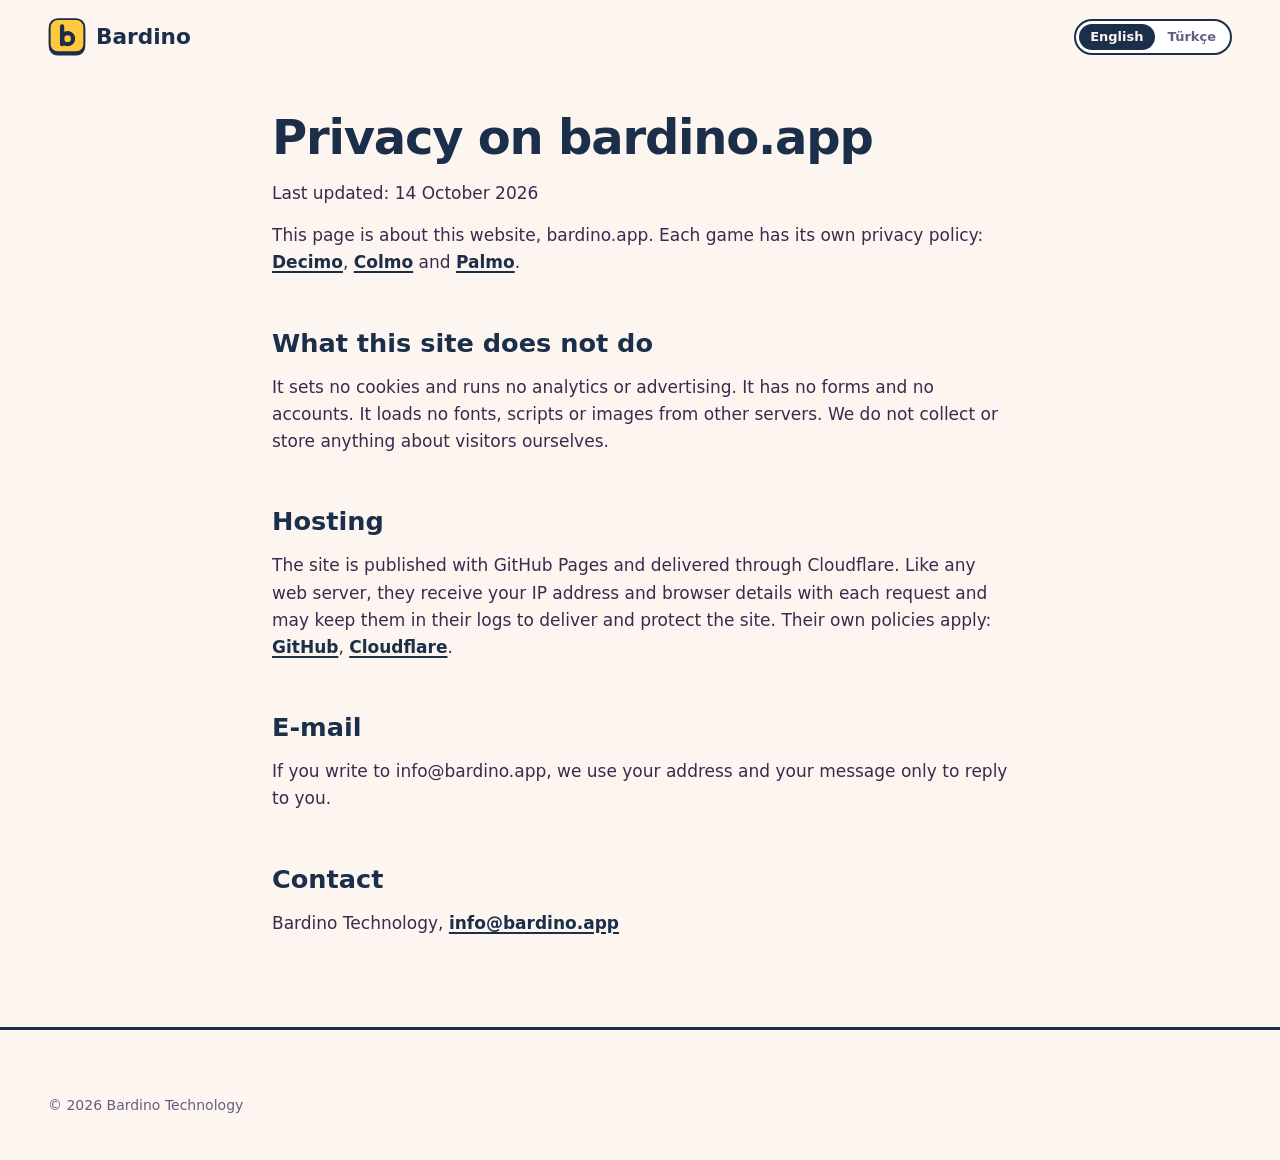
<file: privacy.html>
<!DOCTYPE html>
<html lang="en">
<head>
<meta charset="utf-8">
<meta name="viewport" content="width=device-width, initial-scale=1">
<title>Privacy on bardino.app - Bardino Technology</title>
<meta name="description" content="What the bardino.app website does with your data: no cookies, no analytics, nothing loaded from other servers.">
<link rel="canonical" href="https://bardino.app/privacy.html">
<link rel="alternate" hreflang="en" href="https://bardino.app/privacy.html">
<link rel="alternate" hreflang="tr" href="https://bardino.app/tr/privacy.html">
<link rel="alternate" hreflang="x-default" href="https://bardino.app/privacy.html">
<meta name="theme-color" content="#FDF6F0" media="(prefers-color-scheme: light)">
<meta name="theme-color" content="#15132A" media="(prefers-color-scheme: dark)">
<link rel="icon" href="favicon-32.png" sizes="32x32" type="image/png">
<link rel="icon" href="favicon.svg" type="image/svg+xml">
<link rel="stylesheet" href="assets/site.css">
</head>
<body class="doc-page">
<!-- tools/gizlilik.py uretti. Elle duzenleme. -->
<header class="site-head">
  <div class="wrap">
    <a class="doc-home" href="./" aria-label="Bardino home"><img src="assets/bardino-mark.svg" width="38" height="38" alt=""><span>Bardino</span></a>
    <nav class="site-nav" aria-label="Bardino home">
      <div class="lang" role="group" aria-label="Language / Dil">
        <a href="privacy.html" hreflang="en" lang="en" aria-current="page">English</a>
        <a href="tr/privacy.html" hreflang="tr" lang="tr">Türkçe</a>
      </div>
    </nav>
  </div>
</header>
<main id="main" class="wrap doc">
<article>
<h1>Privacy on bardino.app</h1>
<p>Last updated: 14 October 2026</p>
<p>This page is about this website, bardino.app. Each game has its own privacy policy: <a href="https://decimo.bardino.app/privacy-policy.html">Decimo</a>, <a href="https://colmo.bardino.app/privacy.html">Colmo</a> and <a href="https://palmo.bardino.app/privacy.html">Palmo</a>.</p>
<h2>What this site does not do</h2>
<p>It sets no cookies and runs no analytics or advertising. It has no forms and no accounts. It loads no fonts, scripts or images from other servers. We do not collect or store anything about visitors ourselves.</p>
<h2>Hosting</h2>
<p>The site is published with GitHub Pages and delivered through Cloudflare. Like any web server, they receive your IP address and browser details with each request and may keep them in their logs to deliver and protect the site. Their own policies apply: <a href="https://docs.github.com/en/site-policy/privacy-policies/github-general-privacy-statement">GitHub</a>, <a href="https://www.cloudflare.com/privacypolicy/">Cloudflare</a>.</p>
<h2>E-mail</h2>
<p>If you write to info@bardino.app, we use your address and your message only to reply to you.</p>
<h2>Contact</h2>
<p>Bardino Technology, <!--email_off--><a href="mailto:info@bardino.app">info@bardino.app</a><!--/email_off--></p>
</article>
</main>
<footer class="site-foot">
  <div class="wrap">
    <p class="fine">&copy; 2026 Bardino Technology</p>
  </div>
</footer>
</body>
</html>
</file>
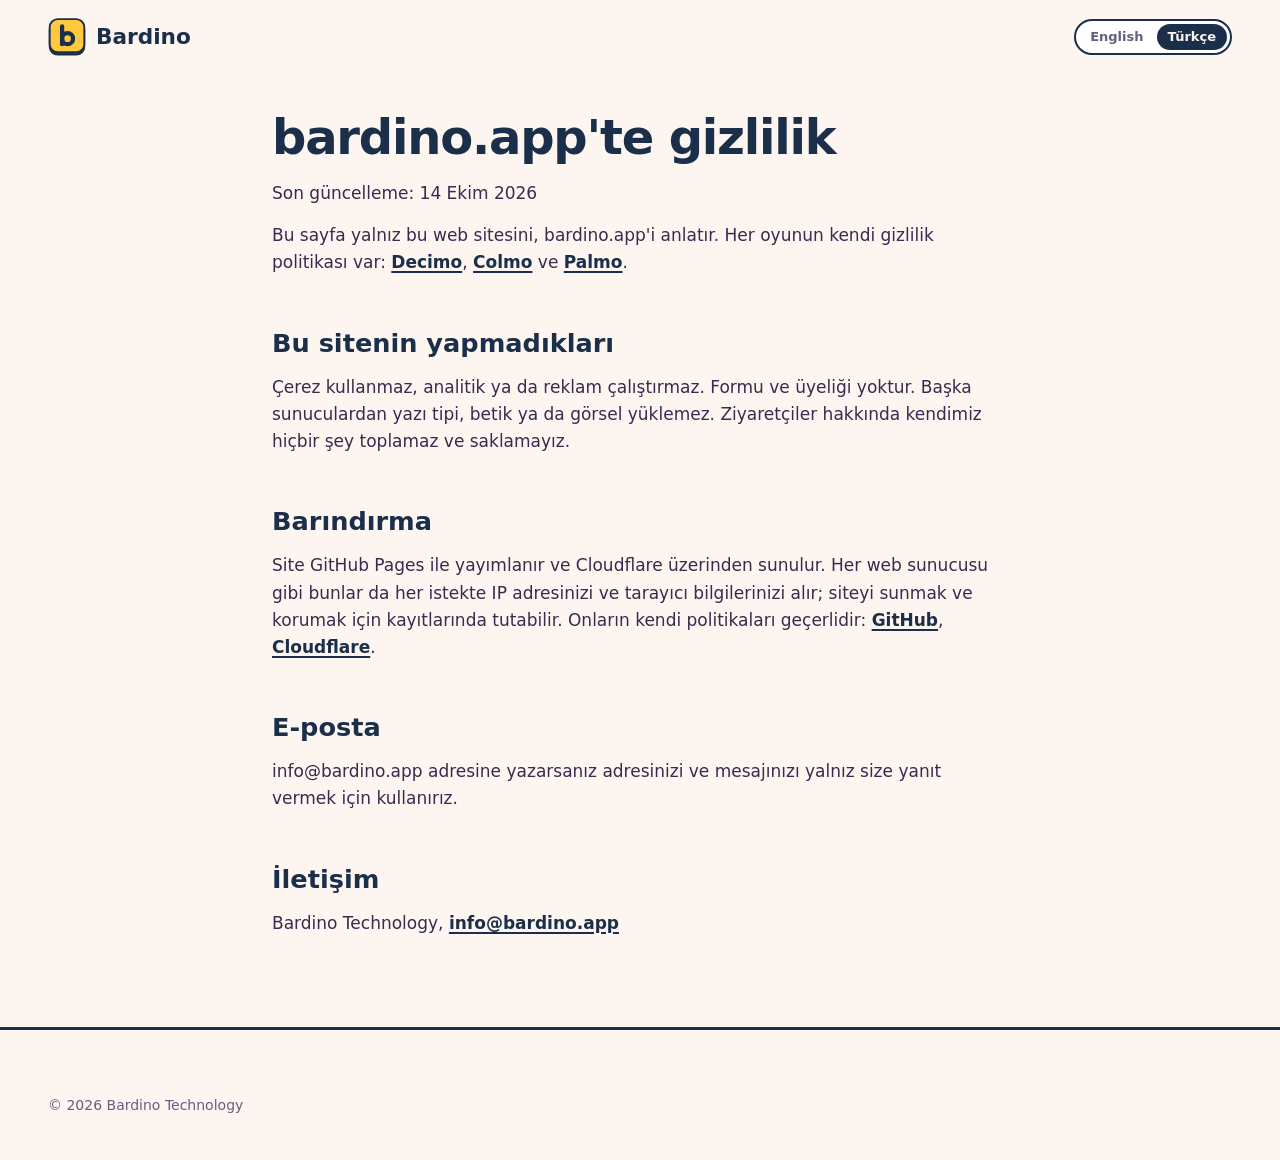
<file: tr/privacy.html>
<!DOCTYPE html>
<html lang="tr">
<head>
<meta charset="utf-8">
<meta name="viewport" content="width=device-width, initial-scale=1">
<title>bardino.app&#x27;te gizlilik - Bardino Technology</title>
<meta name="description" content="bardino.app web sitesinin verilerinizle ne yaptığı: çerez yok, analitik yok, başka sunuculardan hiçbir şey yüklenmiyor.">
<link rel="canonical" href="https://bardino.app/tr/privacy.html">
<link rel="alternate" hreflang="en" href="https://bardino.app/privacy.html">
<link rel="alternate" hreflang="tr" href="https://bardino.app/tr/privacy.html">
<link rel="alternate" hreflang="x-default" href="https://bardino.app/privacy.html">
<meta name="theme-color" content="#FDF6F0" media="(prefers-color-scheme: light)">
<meta name="theme-color" content="#15132A" media="(prefers-color-scheme: dark)">
<link rel="icon" href="../favicon-32.png" sizes="32x32" type="image/png">
<link rel="icon" href="../favicon.svg" type="image/svg+xml">
<link rel="stylesheet" href="../assets/site.css">
</head>
<body class="doc-page">
<!-- tools/gizlilik.py uretti. Elle duzenleme. -->
<header class="site-head">
  <div class="wrap">
    <a class="doc-home" href="./" aria-label="Bardino ana sayfa"><img src="../assets/bardino-mark.svg" width="38" height="38" alt=""><span>Bardino</span></a>
    <nav class="site-nav" aria-label="Bardino ana sayfa">
      <div class="lang" role="group" aria-label="Language / Dil">
        <a href="../privacy.html" hreflang="en" lang="en">English</a>
        <a href="../tr/privacy.html" hreflang="tr" lang="tr" aria-current="page">Türkçe</a>
      </div>
    </nav>
  </div>
</header>
<main id="main" class="wrap doc">
<article>
<h1>bardino.app&#x27;te gizlilik</h1>
<p>Son güncelleme: 14 Ekim 2026</p>
<p>Bu sayfa yalnız bu web sitesini, bardino.app'i anlatır. Her oyunun kendi gizlilik politikası var: <a href="https://decimo.bardino.app/tr/privacy-policy.html">Decimo</a>, <a href="https://colmo.bardino.app/tr/privacy.html">Colmo</a> ve <a href="https://palmo.bardino.app/tr/privacy.html">Palmo</a>.</p>
<h2>Bu sitenin yapmadıkları</h2>
<p>Çerez kullanmaz, analitik ya da reklam çalıştırmaz. Formu ve üyeliği yoktur. Başka sunuculardan yazı tipi, betik ya da görsel yüklemez. Ziyaretçiler hakkında kendimiz hiçbir şey toplamaz ve saklamayız.</p>
<h2>Barındırma</h2>
<p>Site GitHub Pages ile yayımlanır ve Cloudflare üzerinden sunulur. Her web sunucusu gibi bunlar da her istekte IP adresinizi ve tarayıcı bilgilerinizi alır; siteyi sunmak ve korumak için kayıtlarında tutabilir. Onların kendi politikaları geçerlidir: <a href="https://docs.github.com/en/site-policy/privacy-policies/github-general-privacy-statement">GitHub</a>, <a href="https://www.cloudflare.com/privacypolicy/">Cloudflare</a>.</p>
<h2>E-posta</h2>
<p>info@bardino.app adresine yazarsanız adresinizi ve mesajınızı yalnız size yanıt vermek için kullanırız.</p>
<h2>İletişim</h2>
<p>Bardino Technology, <!--email_off--><a href="mailto:info@bardino.app">info@bardino.app</a><!--/email_off--></p>
</article>
</main>
<footer class="site-foot">
  <div class="wrap">
    <p class="fine">&copy; 2026 Bardino Technology</p>
  </div>
</footer>
</body>
</html>
</file>
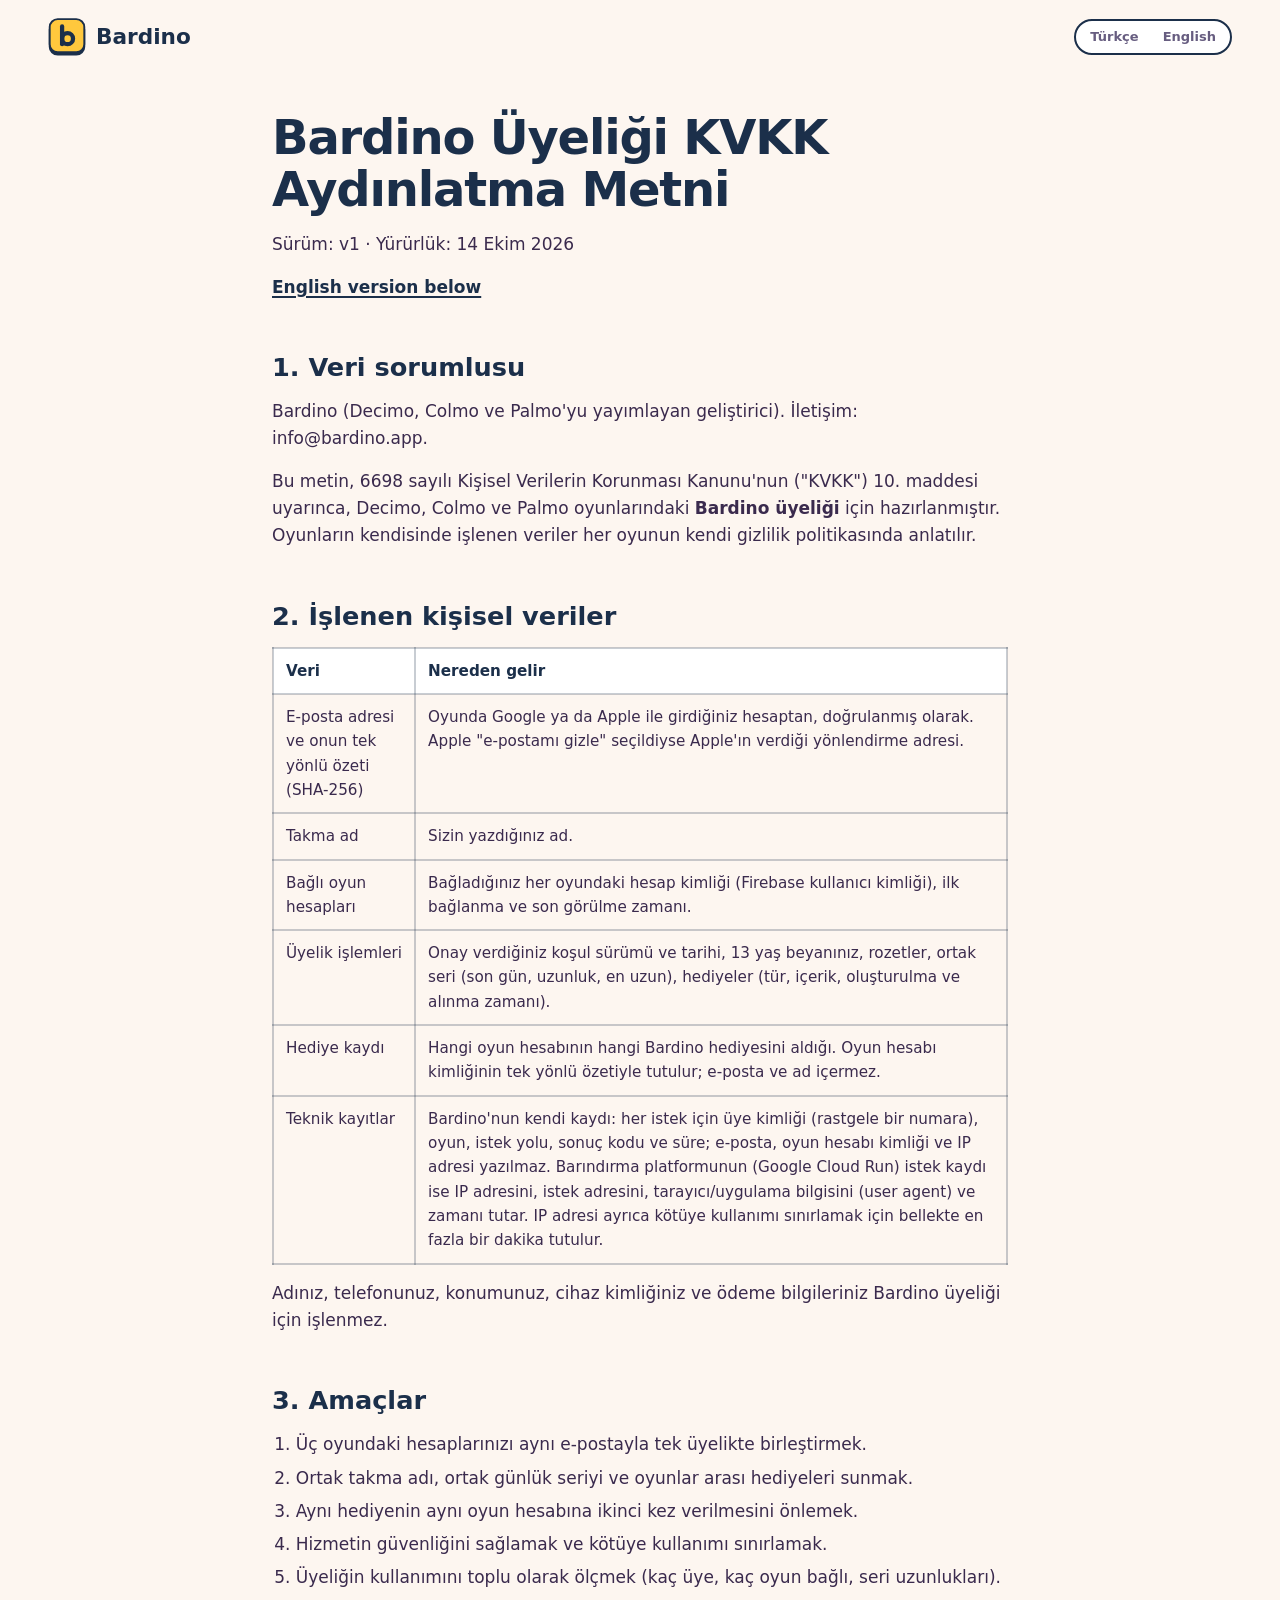
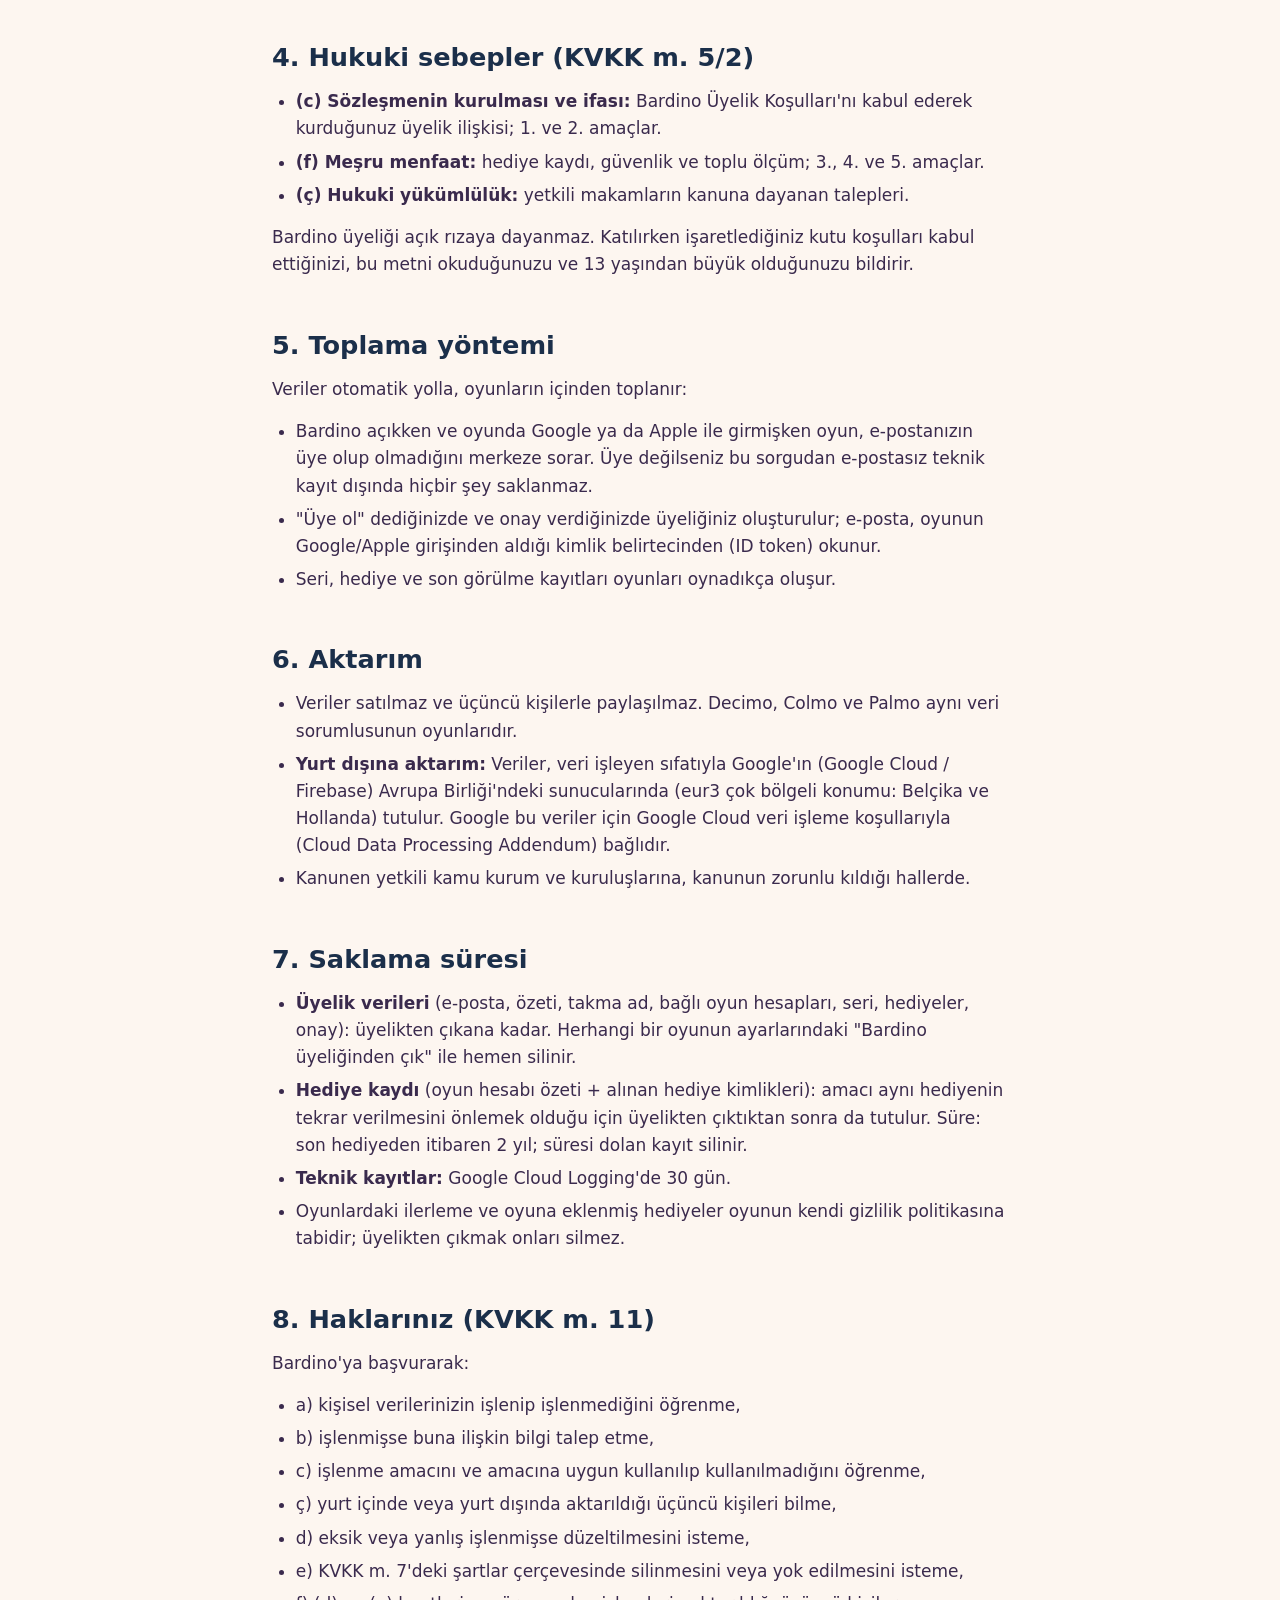
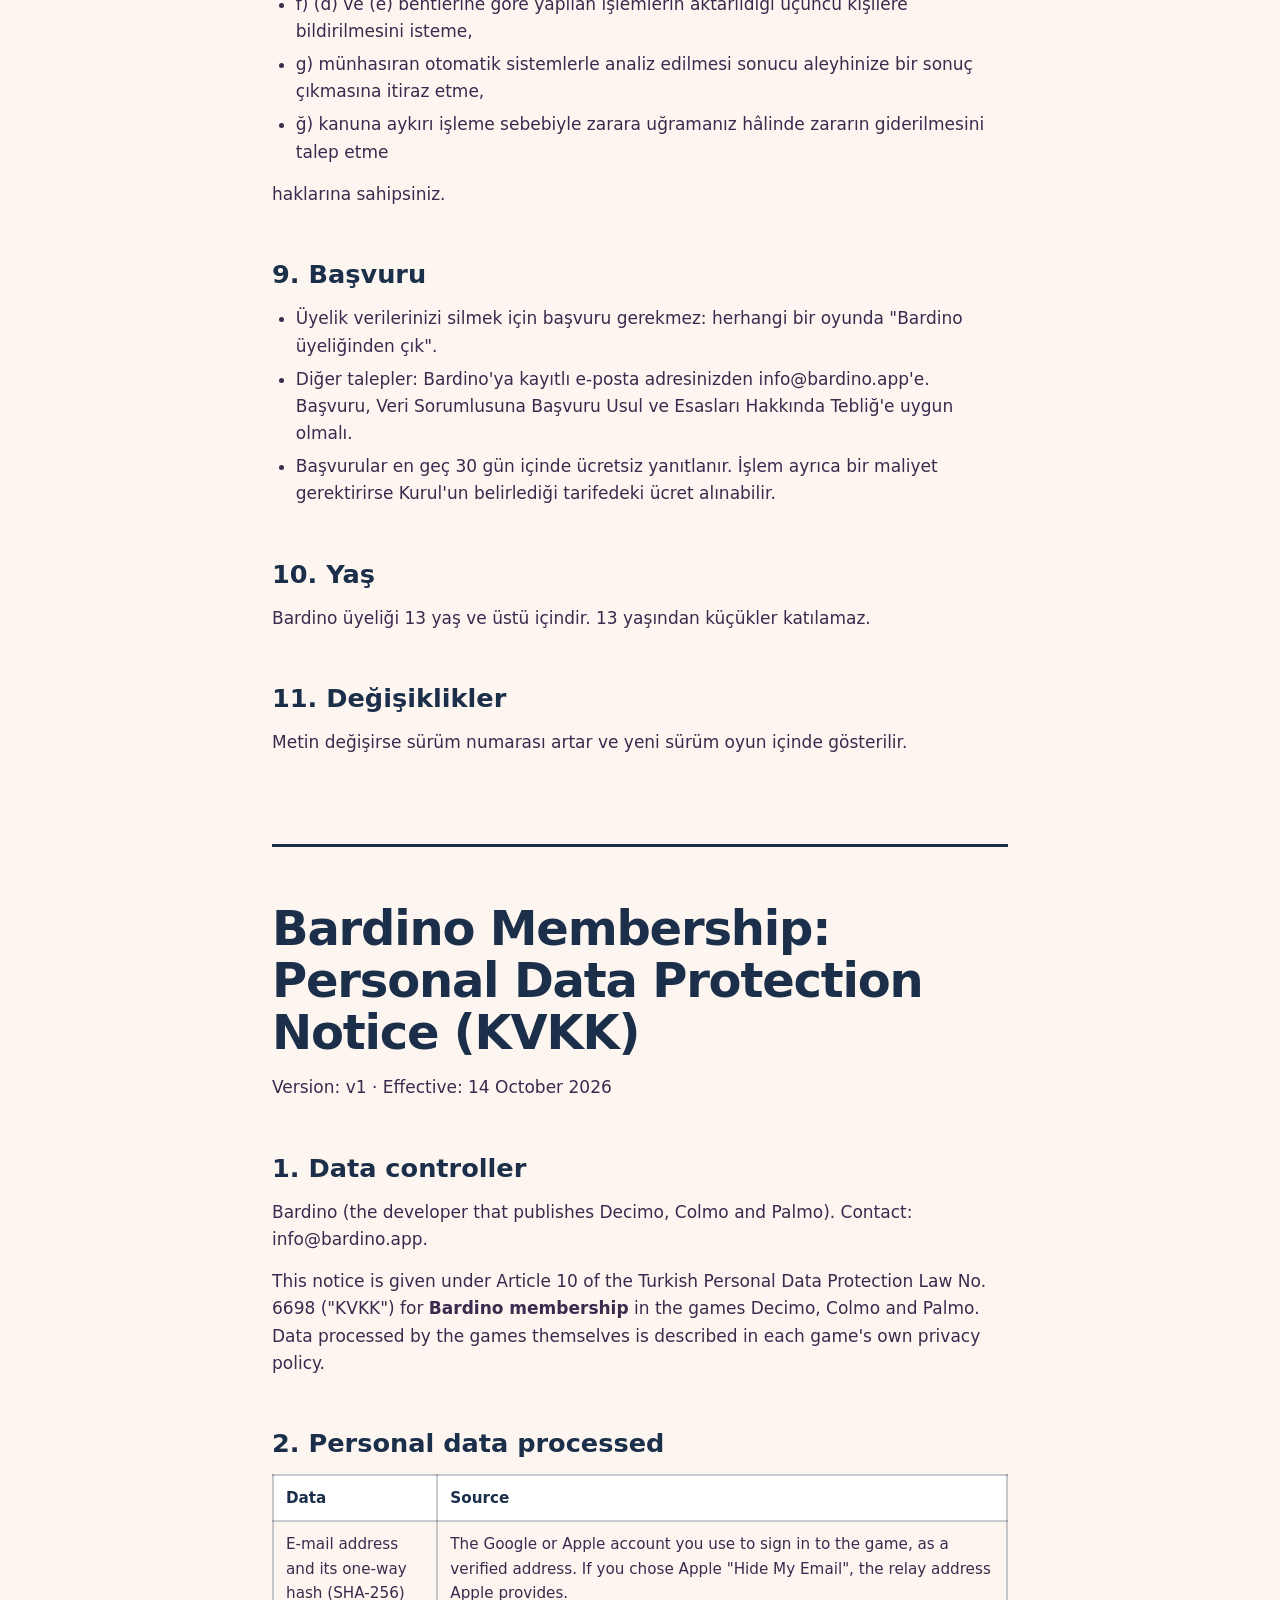
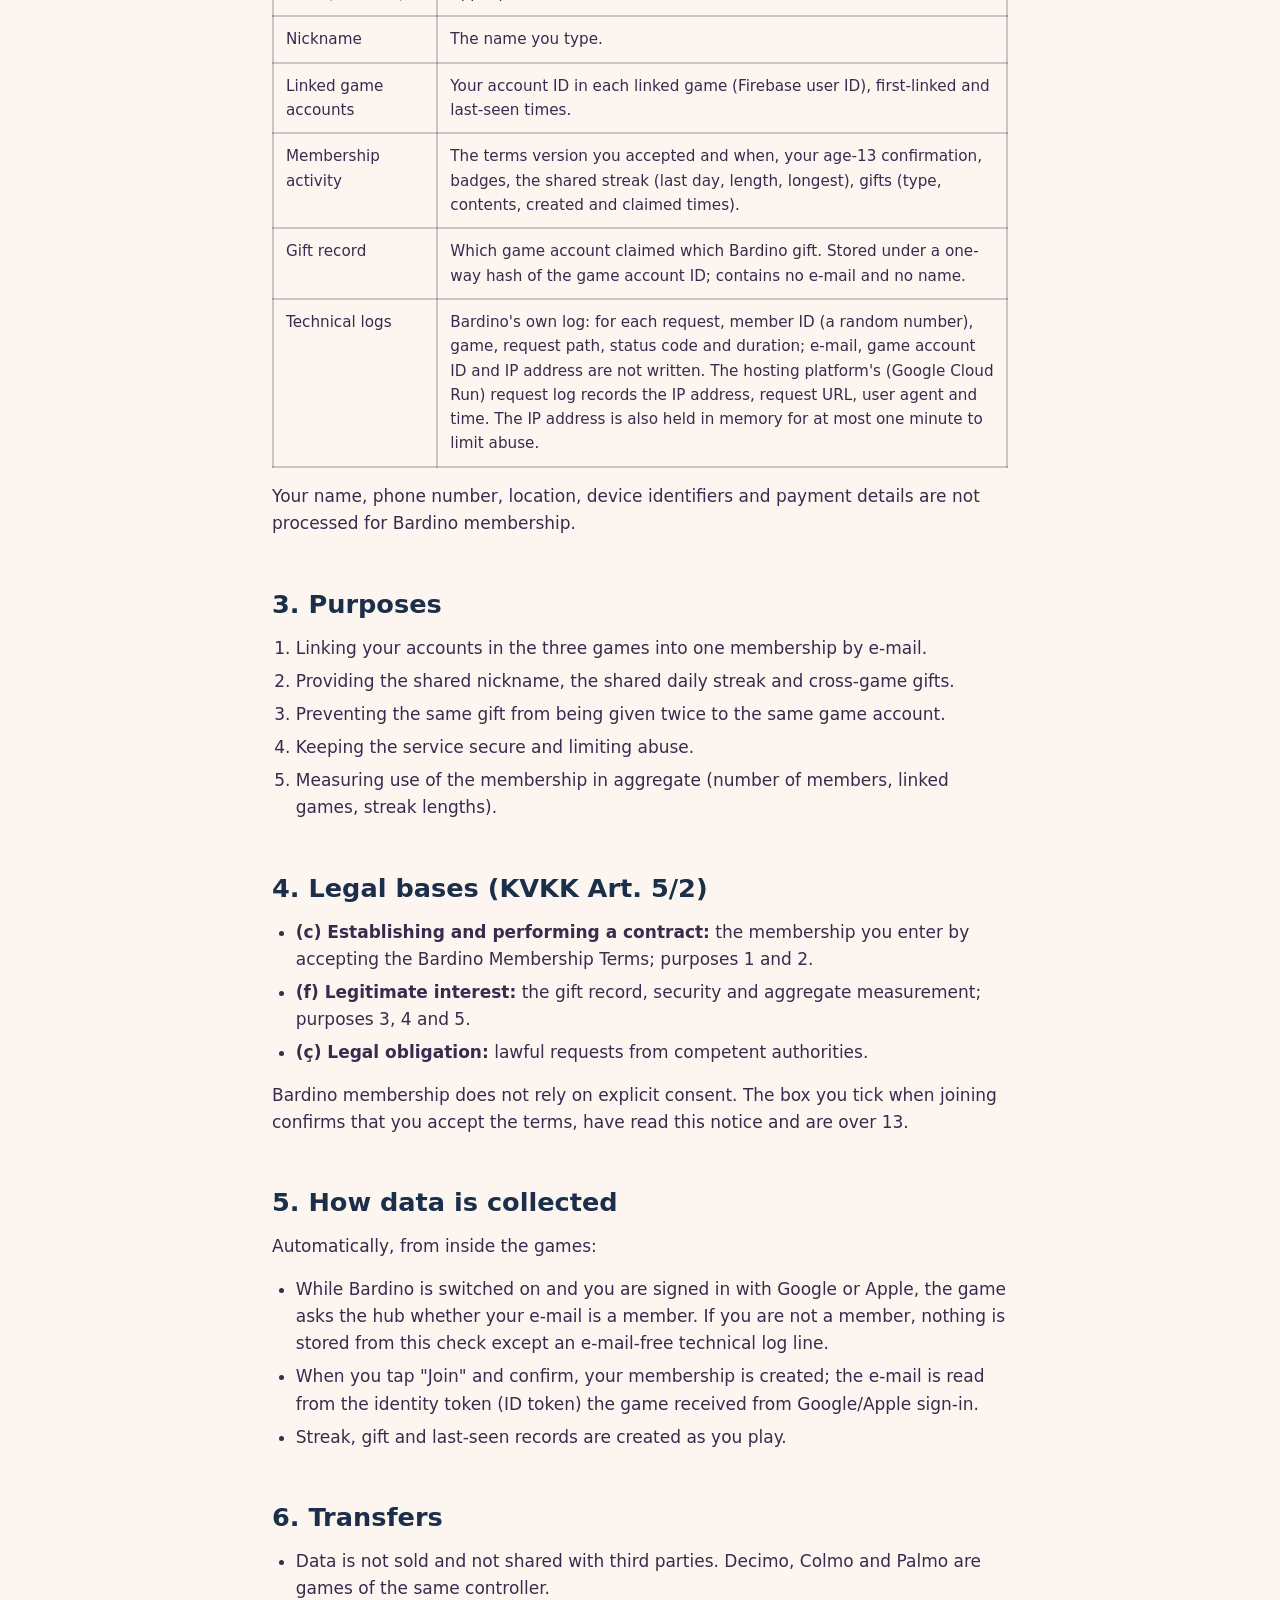
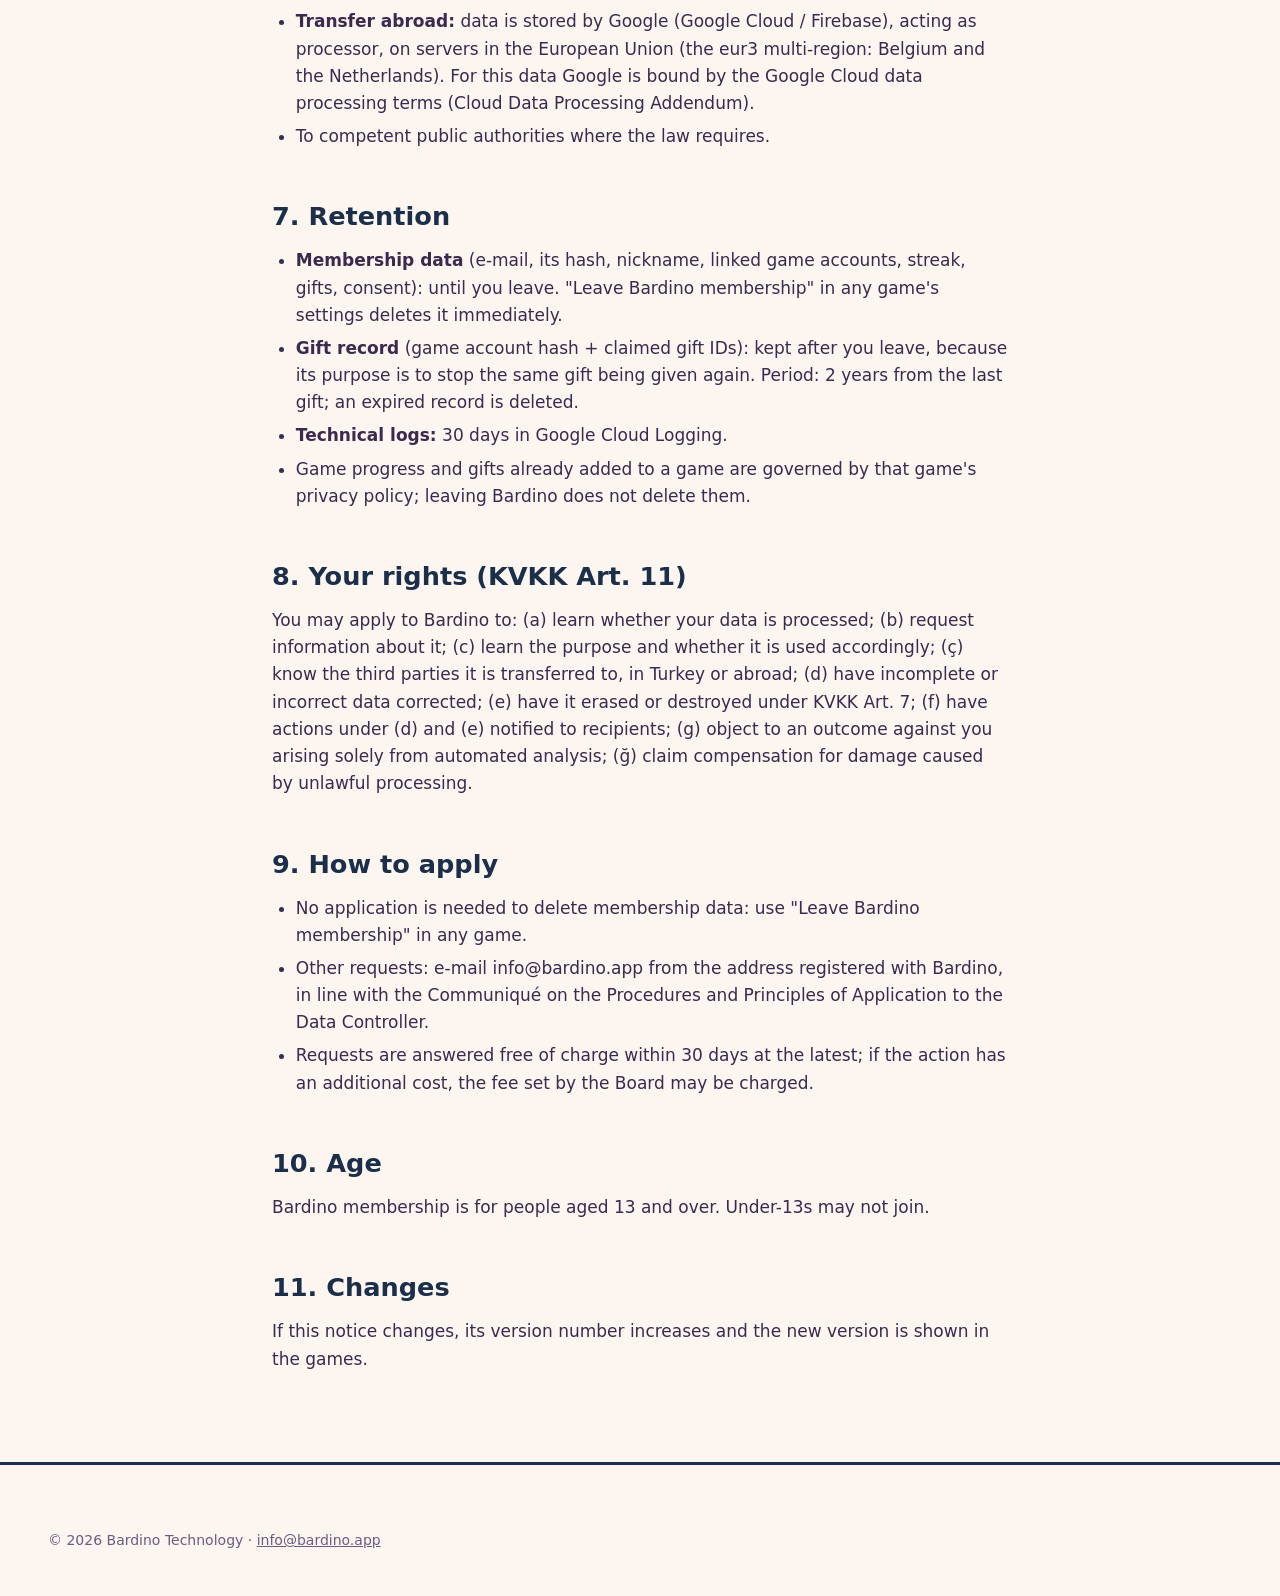
<file: uyelik/aydinlatma.html>
<!DOCTYPE html>
<html lang="tr">
<head>
<meta charset="utf-8">
<meta name="viewport" content="width=device-width, initial-scale=1">
<title>Bardino Üyeliği KVKK Aydınlatma Metni - Bardino</title>
<meta name="description" content="Bardino üyeliğinde işlenen kişisel veriler hakkında KVKK aydınlatma metni.">
<link rel="canonical" href="https://bardino.app/uyelik/aydinlatma">
<meta name="theme-color" content="#FDF6F0" media="(prefers-color-scheme: light)">
<meta name="theme-color" content="#15132A" media="(prefers-color-scheme: dark)">
<link rel="icon" href="../favicon-32.png" sizes="32x32" type="image/png">
<link rel="icon" href="../favicon.svg" type="image/svg+xml">
<link rel="stylesheet" href="../assets/site.css">
</head>
<body class="doc-page">
<!-- tools/uyelik.py uretti, kaynak bardino/docs/AYDINLATMA.md (v1). Elle duzenleme. -->
<header class="site-head">
  <div class="wrap">
    <a class="doc-home" href="../tr/" aria-label="Bardino ana sayfa"><img src="../assets/bardino-mark.svg" width="38" height="38" alt=""><span>Bardino</span></a>
    <nav class="site-nav" aria-label="Dil">
      <div class="lang" role="group" aria-label="Dil / Language">
        <a href="#tr" hreflang="tr" lang="tr">Türkçe</a>
        <a href="#en" hreflang="en" lang="en">English</a>
      </div>
    </nav>
  </div>
</header>
<main id="main" class="wrap doc">
<article id="tr" lang="tr">
<h1>Bardino Üyeliği KVKK Aydınlatma Metni</h1>
<p>Sürüm: v1 · Yürürlük: 14 Ekim 2026</p>
<p><a href="#en">English version below</a></p>
<h2>1. Veri sorumlusu</h2>
<p>Bardino (Decimo, Colmo ve Palmo'yu yayımlayan geliştirici). İletişim: info@bardino.app.</p>
<p>Bu metin, 6698 sayılı Kişisel Verilerin Korunması Kanunu'nun ("KVKK") 10. maddesi uyarınca, Decimo, Colmo ve Palmo oyunlarındaki <strong>Bardino üyeliği</strong> için hazırlanmıştır. Oyunların kendisinde işlenen veriler her oyunun kendi gizlilik politikasında anlatılır.</p>
<h2>2. İşlenen kişisel veriler</h2>
<div class="doc-table"><table>
<thead>
<tr>
<th>Veri</th>
<th>Nereden gelir</th>
</tr>
</thead>
<tbody>
<tr>
<td>E-posta adresi ve onun tek yönlü özeti (SHA-256)</td>
<td>Oyunda Google ya da Apple ile girdiğiniz hesaptan, doğrulanmış olarak. Apple "e-postamı gizle" seçildiyse Apple'ın verdiği yönlendirme adresi.</td>
</tr>
<tr>
<td>Takma ad</td>
<td>Sizin yazdığınız ad.</td>
</tr>
<tr>
<td>Bağlı oyun hesapları</td>
<td>Bağladığınız her oyundaki hesap kimliği (Firebase kullanıcı kimliği), ilk bağlanma ve son görülme zamanı.</td>
</tr>
<tr>
<td>Üyelik işlemleri</td>
<td>Onay verdiğiniz koşul sürümü ve tarihi, 13 yaş beyanınız, rozetler, ortak seri (son gün, uzunluk, en uzun), hediyeler (tür, içerik, oluşturulma ve alınma zamanı).</td>
</tr>
<tr>
<td>Hediye kaydı</td>
<td>Hangi oyun hesabının hangi Bardino hediyesini aldığı. Oyun hesabı kimliğinin tek yönlü özetiyle tutulur; e-posta ve ad içermez.</td>
</tr>
<tr>
<td>Teknik kayıtlar</td>
<td>Bardino'nun kendi kaydı: her istek için üye kimliği (rastgele bir numara), oyun, istek yolu, sonuç kodu ve süre; e-posta, oyun hesabı kimliği ve IP adresi yazılmaz. Barındırma platformunun (Google Cloud Run) istek kaydı ise IP adresini, istek adresini, tarayıcı/uygulama bilgisini (user agent) ve zamanı tutar. IP adresi ayrıca kötüye kullanımı sınırlamak için bellekte en fazla bir dakika tutulur.</td>
</tr>
</tbody>
</table></div>
<p>Adınız, telefonunuz, konumunuz, cihaz kimliğiniz ve ödeme bilgileriniz Bardino üyeliği için işlenmez.</p>
<h2>3. Amaçlar</h2>
<ol>
<li>Üç oyundaki hesaplarınızı aynı e-postayla tek üyelikte birleştirmek.</li>
<li>Ortak takma adı, ortak günlük seriyi ve oyunlar arası hediyeleri sunmak.</li>
<li>Aynı hediyenin aynı oyun hesabına ikinci kez verilmesini önlemek.</li>
<li>Hizmetin güvenliğini sağlamak ve kötüye kullanımı sınırlamak.</li>
<li>Üyeliğin kullanımını toplu olarak ölçmek (kaç üye, kaç oyun bağlı, seri uzunlukları).</li>
</ol>
<h2>4. Hukuki sebepler (KVKK m. 5/2)</h2>
<ul>
<li><strong>(c) Sözleşmenin kurulması ve ifası:</strong> Bardino Üyelik Koşulları'nı kabul ederek kurduğunuz üyelik ilişkisi; 1. ve 2. amaçlar.</li>
<li><strong>(f) Meşru menfaat:</strong> hediye kaydı, güvenlik ve toplu ölçüm; 3., 4. ve 5. amaçlar.</li>
<li><strong>(ç) Hukuki yükümlülük:</strong> yetkili makamların kanuna dayanan talepleri.</li>
</ul>
<p>Bardino üyeliği açık rızaya dayanmaz. Katılırken işaretlediğiniz kutu koşulları kabul ettiğinizi, bu metni okuduğunuzu ve 13 yaşından büyük olduğunuzu bildirir.</p>
<h2>5. Toplama yöntemi</h2>
<p>Veriler otomatik yolla, oyunların içinden toplanır:</p>
<ul>
<li>Bardino açıkken ve oyunda Google ya da Apple ile girmişken oyun, e-postanızın üye olup olmadığını merkeze sorar. Üye değilseniz bu sorgudan e-postasız teknik kayıt dışında hiçbir şey saklanmaz.</li>
<li>"Üye ol" dediğinizde ve onay verdiğinizde üyeliğiniz oluşturulur; e-posta, oyunun Google/Apple girişinden aldığı kimlik belirtecinden (ID token) okunur.</li>
<li>Seri, hediye ve son görülme kayıtları oyunları oynadıkça oluşur.</li>
</ul>
<h2>6. Aktarım</h2>
<ul>
<li>Veriler satılmaz ve üçüncü kişilerle paylaşılmaz. Decimo, Colmo ve Palmo aynı veri sorumlusunun oyunlarıdır.</li>
<li><strong>Yurt dışına aktarım:</strong> Veriler, veri işleyen sıfatıyla Google'ın (Google Cloud / Firebase) Avrupa Birliği'ndeki sunucularında (eur3 çok bölgeli konumu: Belçika ve Hollanda) tutulur. Google bu veriler için Google Cloud veri işleme koşullarıyla (Cloud Data Processing Addendum) bağlıdır.</li>
<li>Kanunen yetkili kamu kurum ve kuruluşlarına, kanunun zorunlu kıldığı hallerde.</li>
</ul>
<h2>7. Saklama süresi</h2>
<ul>
<li><strong>Üyelik verileri</strong> (e-posta, özeti, takma ad, bağlı oyun hesapları, seri, hediyeler, onay): üyelikten çıkana kadar. Herhangi bir oyunun ayarlarındaki "Bardino üyeliğinden çık" ile hemen silinir.</li>
<li><strong>Hediye kaydı</strong> (oyun hesabı özeti + alınan hediye kimlikleri): amacı aynı hediyenin tekrar verilmesini önlemek olduğu için üyelikten çıktıktan sonra da tutulur. Süre: son hediyeden itibaren 2 yıl; süresi dolan kayıt silinir.</li>
<li><strong>Teknik kayıtlar:</strong> Google Cloud Logging'de 30 gün.</li>
<li>Oyunlardaki ilerleme ve oyuna eklenmiş hediyeler oyunun kendi gizlilik politikasına tabidir; üyelikten çıkmak onları silmez.</li>
</ul>
<h2>8. Haklarınız (KVKK m. 11)</h2>
<p>Bardino'ya başvurarak:</p>
<ul>
<li>a) kişisel verilerinizin işlenip işlenmediğini öğrenme,</li>
<li>b) işlenmişse buna ilişkin bilgi talep etme,</li>
<li>c) işlenme amacını ve amacına uygun kullanılıp kullanılmadığını öğrenme,</li>
<li>ç) yurt içinde veya yurt dışında aktarıldığı üçüncü kişileri bilme,</li>
<li>d) eksik veya yanlış işlenmişse düzeltilmesini isteme,</li>
<li>e) KVKK m. 7'deki şartlar çerçevesinde silinmesini veya yok edilmesini isteme,</li>
<li>f) (d) ve (e) bentlerine göre yapılan işlemlerin aktarıldığı üçüncü kişilere bildirilmesini isteme,</li>
<li>g) münhasıran otomatik sistemlerle analiz edilmesi sonucu aleyhinize bir sonuç çıkmasına itiraz etme,</li>
<li>ğ) kanuna aykırı işleme sebebiyle zarara uğramanız hâlinde zararın giderilmesini talep etme</li>
</ul>
<p>haklarına sahipsiniz.</p>
<h2>9. Başvuru</h2>
<ul>
<li>Üyelik verilerinizi silmek için başvuru gerekmez: herhangi bir oyunda "Bardino üyeliğinden çık".</li>
<li>Diğer talepler: Bardino'ya kayıtlı e-posta adresinizden info@bardino.app'e. Başvuru, Veri Sorumlusuna Başvuru Usul ve Esasları Hakkında Tebliğ'e uygun olmalı.</li>
<li>Başvurular en geç 30 gün içinde ücretsiz yanıtlanır. İşlem ayrıca bir maliyet gerektirirse Kurul'un belirlediği tarifedeki ücret alınabilir.</li>
</ul>
<h2>10. Yaş</h2>
<p>Bardino üyeliği 13 yaş ve üstü içindir. 13 yaşından küçükler katılamaz.</p>
<h2>11. Değişiklikler</h2>
<p>Metin değişirse sürüm numarası artar ve yeni sürüm oyun içinde gösterilir.</p>
</article>
<article id="en" lang="en" aria-label="Bardino Membership: Personal Data Protection Notice">
<h1>Bardino Membership: Personal Data Protection Notice (KVKK)</h1>
<p>Version: v1 · Effective: 14 October 2026</p>
<h2>1. Data controller</h2>
<p>Bardino (the developer that publishes Decimo, Colmo and Palmo). Contact: info@bardino.app.</p>
<p>This notice is given under Article 10 of the Turkish Personal Data Protection Law No. 6698 ("KVKK") for <strong>Bardino membership</strong> in the games Decimo, Colmo and Palmo. Data processed by the games themselves is described in each game's own privacy policy.</p>
<h2>2. Personal data processed</h2>
<div class="doc-table"><table>
<thead>
<tr>
<th>Data</th>
<th>Source</th>
</tr>
</thead>
<tbody>
<tr>
<td>E-mail address and its one-way hash (SHA-256)</td>
<td>The Google or Apple account you use to sign in to the game, as a verified address. If you chose Apple "Hide My Email", the relay address Apple provides.</td>
</tr>
<tr>
<td>Nickname</td>
<td>The name you type.</td>
</tr>
<tr>
<td>Linked game accounts</td>
<td>Your account ID in each linked game (Firebase user ID), first-linked and last-seen times.</td>
</tr>
<tr>
<td>Membership activity</td>
<td>The terms version you accepted and when, your age-13 confirmation, badges, the shared streak (last day, length, longest), gifts (type, contents, created and claimed times).</td>
</tr>
<tr>
<td>Gift record</td>
<td>Which game account claimed which Bardino gift. Stored under a one-way hash of the game account ID; contains no e-mail and no name.</td>
</tr>
<tr>
<td>Technical logs</td>
<td>Bardino's own log: for each request, member ID (a random number), game, request path, status code and duration; e-mail, game account ID and IP address are not written. The hosting platform's (Google Cloud Run) request log records the IP address, request URL, user agent and time. The IP address is also held in memory for at most one minute to limit abuse.</td>
</tr>
</tbody>
</table></div>
<p>Your name, phone number, location, device identifiers and payment details are not processed for Bardino membership.</p>
<h2>3. Purposes</h2>
<ol>
<li>Linking your accounts in the three games into one membership by e-mail.</li>
<li>Providing the shared nickname, the shared daily streak and cross-game gifts.</li>
<li>Preventing the same gift from being given twice to the same game account.</li>
<li>Keeping the service secure and limiting abuse.</li>
<li>Measuring use of the membership in aggregate (number of members, linked games, streak lengths).</li>
</ol>
<h2>4. Legal bases (KVKK Art. 5/2)</h2>
<ul>
<li><strong>(c) Establishing and performing a contract:</strong> the membership you enter by accepting the Bardino Membership Terms; purposes 1 and 2.</li>
<li><strong>(f) Legitimate interest:</strong> the gift record, security and aggregate measurement; purposes 3, 4 and 5.</li>
<li><strong>(ç) Legal obligation:</strong> lawful requests from competent authorities.</li>
</ul>
<p>Bardino membership does not rely on explicit consent. The box you tick when joining confirms that you accept the terms, have read this notice and are over 13.</p>
<h2>5. How data is collected</h2>
<p>Automatically, from inside the games:</p>
<ul>
<li>While Bardino is switched on and you are signed in with Google or Apple, the game asks the hub whether your e-mail is a member. If you are not a member, nothing is stored from this check except an e-mail-free technical log line.</li>
<li>When you tap "Join" and confirm, your membership is created; the e-mail is read from the identity token (ID token) the game received from Google/Apple sign-in.</li>
<li>Streak, gift and last-seen records are created as you play.</li>
</ul>
<h2>6. Transfers</h2>
<ul>
<li>Data is not sold and not shared with third parties. Decimo, Colmo and Palmo are games of the same controller.</li>
<li><strong>Transfer abroad:</strong> data is stored by Google (Google Cloud / Firebase), acting as processor, on servers in the European Union (the eur3 multi-region: Belgium and the Netherlands). For this data Google is bound by the Google Cloud data processing terms (Cloud Data Processing Addendum).</li>
<li>To competent public authorities where the law requires.</li>
</ul>
<h2>7. Retention</h2>
<ul>
<li><strong>Membership data</strong> (e-mail, its hash, nickname, linked game accounts, streak, gifts, consent): until you leave. "Leave Bardino membership" in any game's settings deletes it immediately.</li>
<li><strong>Gift record</strong> (game account hash + claimed gift IDs): kept after you leave, because its purpose is to stop the same gift being given again. Period: 2 years from the last gift; an expired record is deleted.</li>
<li><strong>Technical logs:</strong> 30 days in Google Cloud Logging.</li>
<li>Game progress and gifts already added to a game are governed by that game's privacy policy; leaving Bardino does not delete them.</li>
</ul>
<h2>8. Your rights (KVKK Art. 11)</h2>
<p>You may apply to Bardino to: (a) learn whether your data is processed; (b) request information about it; (c) learn the purpose and whether it is used accordingly; (ç) know the third parties it is transferred to, in Turkey or abroad; (d) have incomplete or incorrect data corrected; (e) have it erased or destroyed under KVKK Art. 7; (f) have actions under (d) and (e) notified to recipients; (g) object to an outcome against you arising solely from automated analysis; (ğ) claim compensation for damage caused by unlawful processing.</p>
<h2>9. How to apply</h2>
<ul>
<li>No application is needed to delete membership data: use "Leave Bardino membership" in any game.</li>
<li>Other requests: e-mail info@bardino.app from the address registered with Bardino, in line with the Communiqué on the Procedures and Principles of Application to the Data Controller.</li>
<li>Requests are answered free of charge within 30 days at the latest; if the action has an additional cost, the fee set by the Board may be charged.</li>
</ul>
<h2>10. Age</h2>
<p>Bardino membership is for people aged 13 and over. Under-13s may not join.</p>
<h2>11. Changes</h2>
<p>If this notice changes, its version number increases and the new version is shown in the games.</p>
</article>
</main>
<footer class="site-foot">
  <div class="wrap">
    <p class="fine">&copy; 2026 Bardino Technology &middot; <a href="mailto:info@bardino.app">info@bardino.app</a></p>
  </div>
</footer>
</body>
</html>
</file>
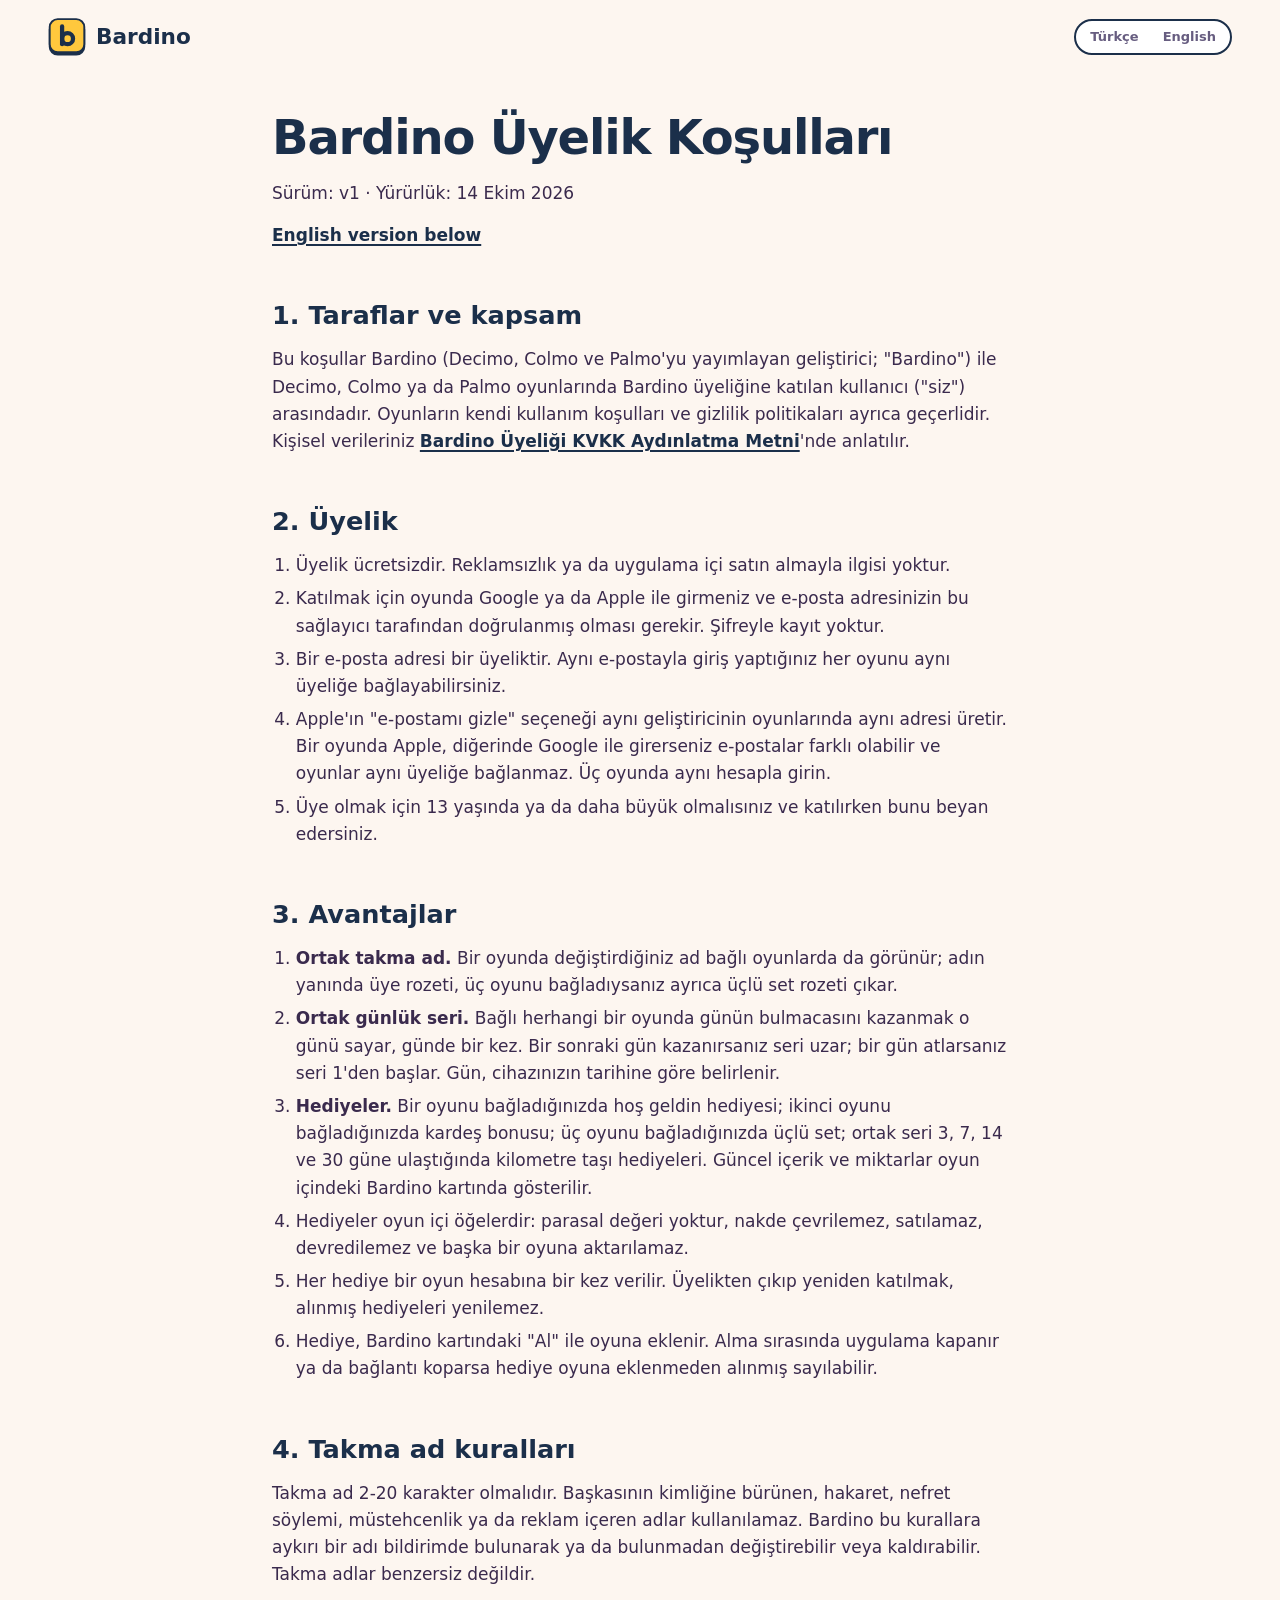
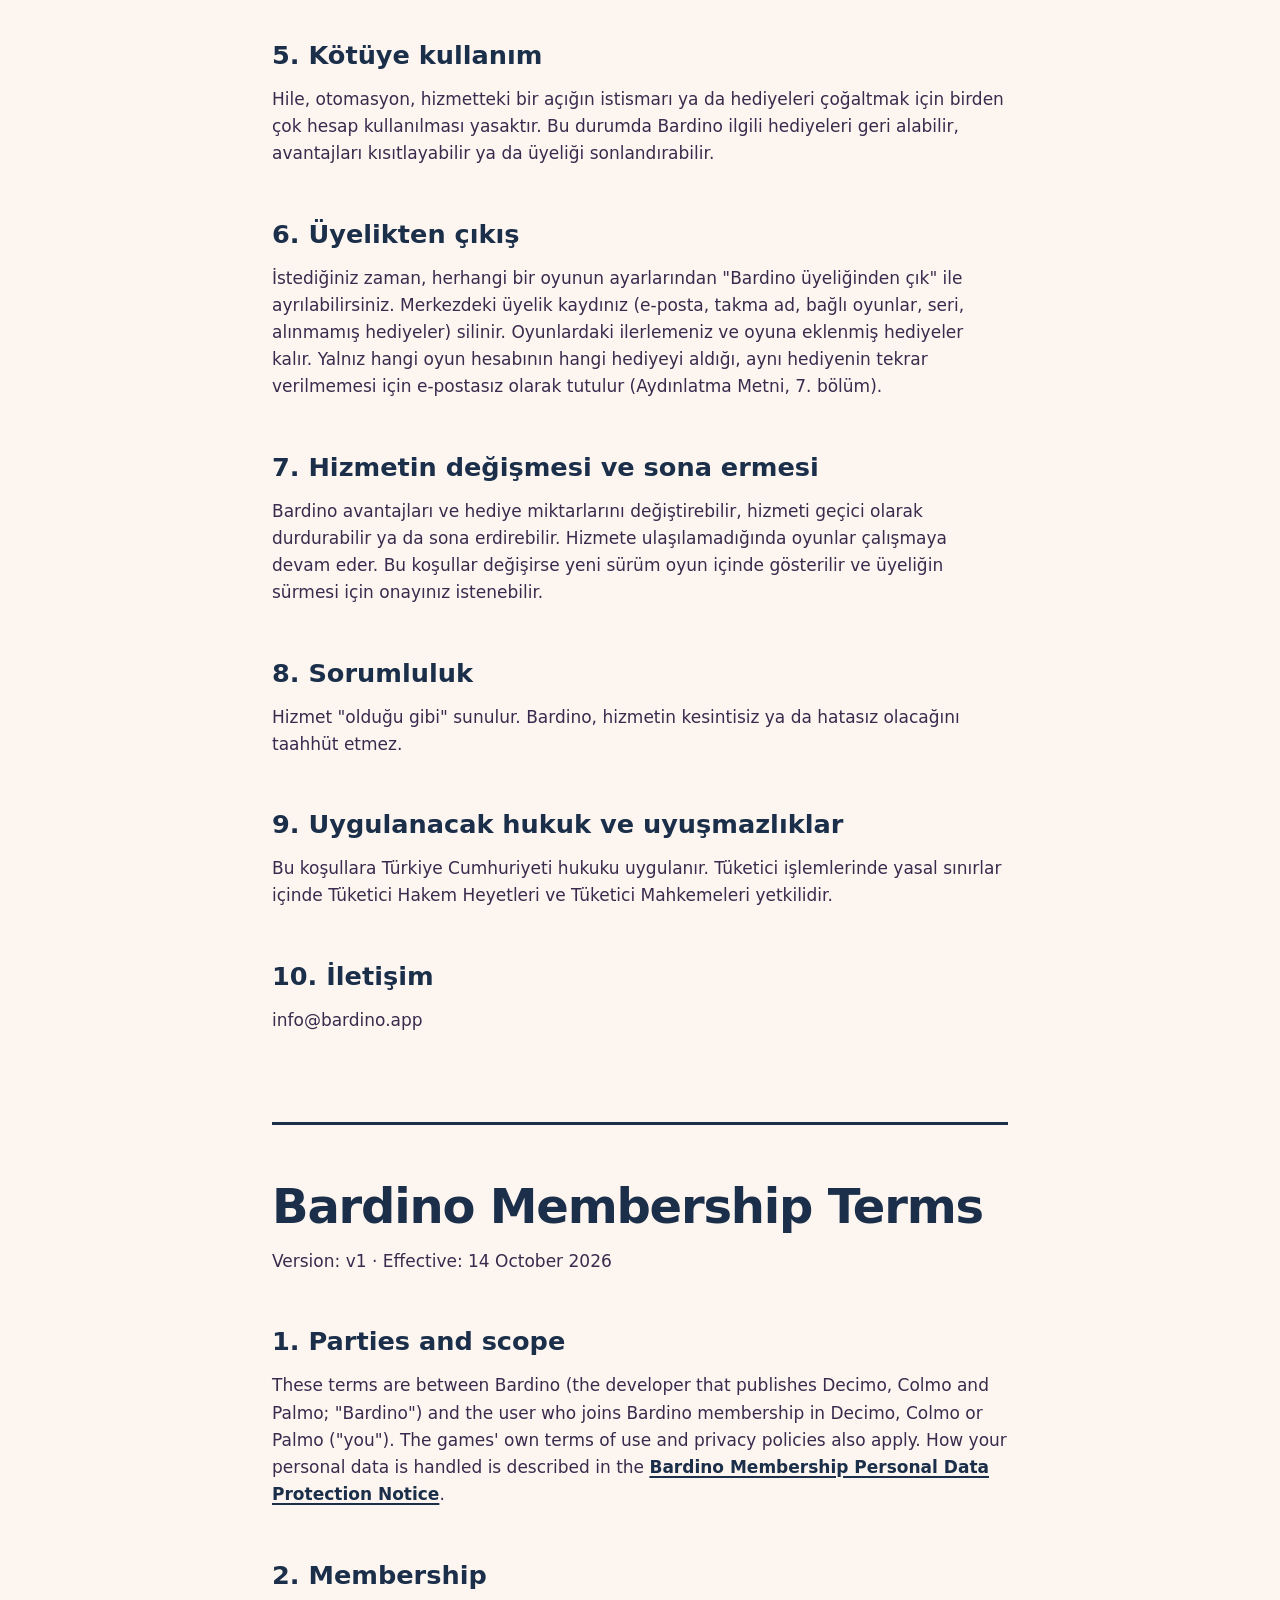
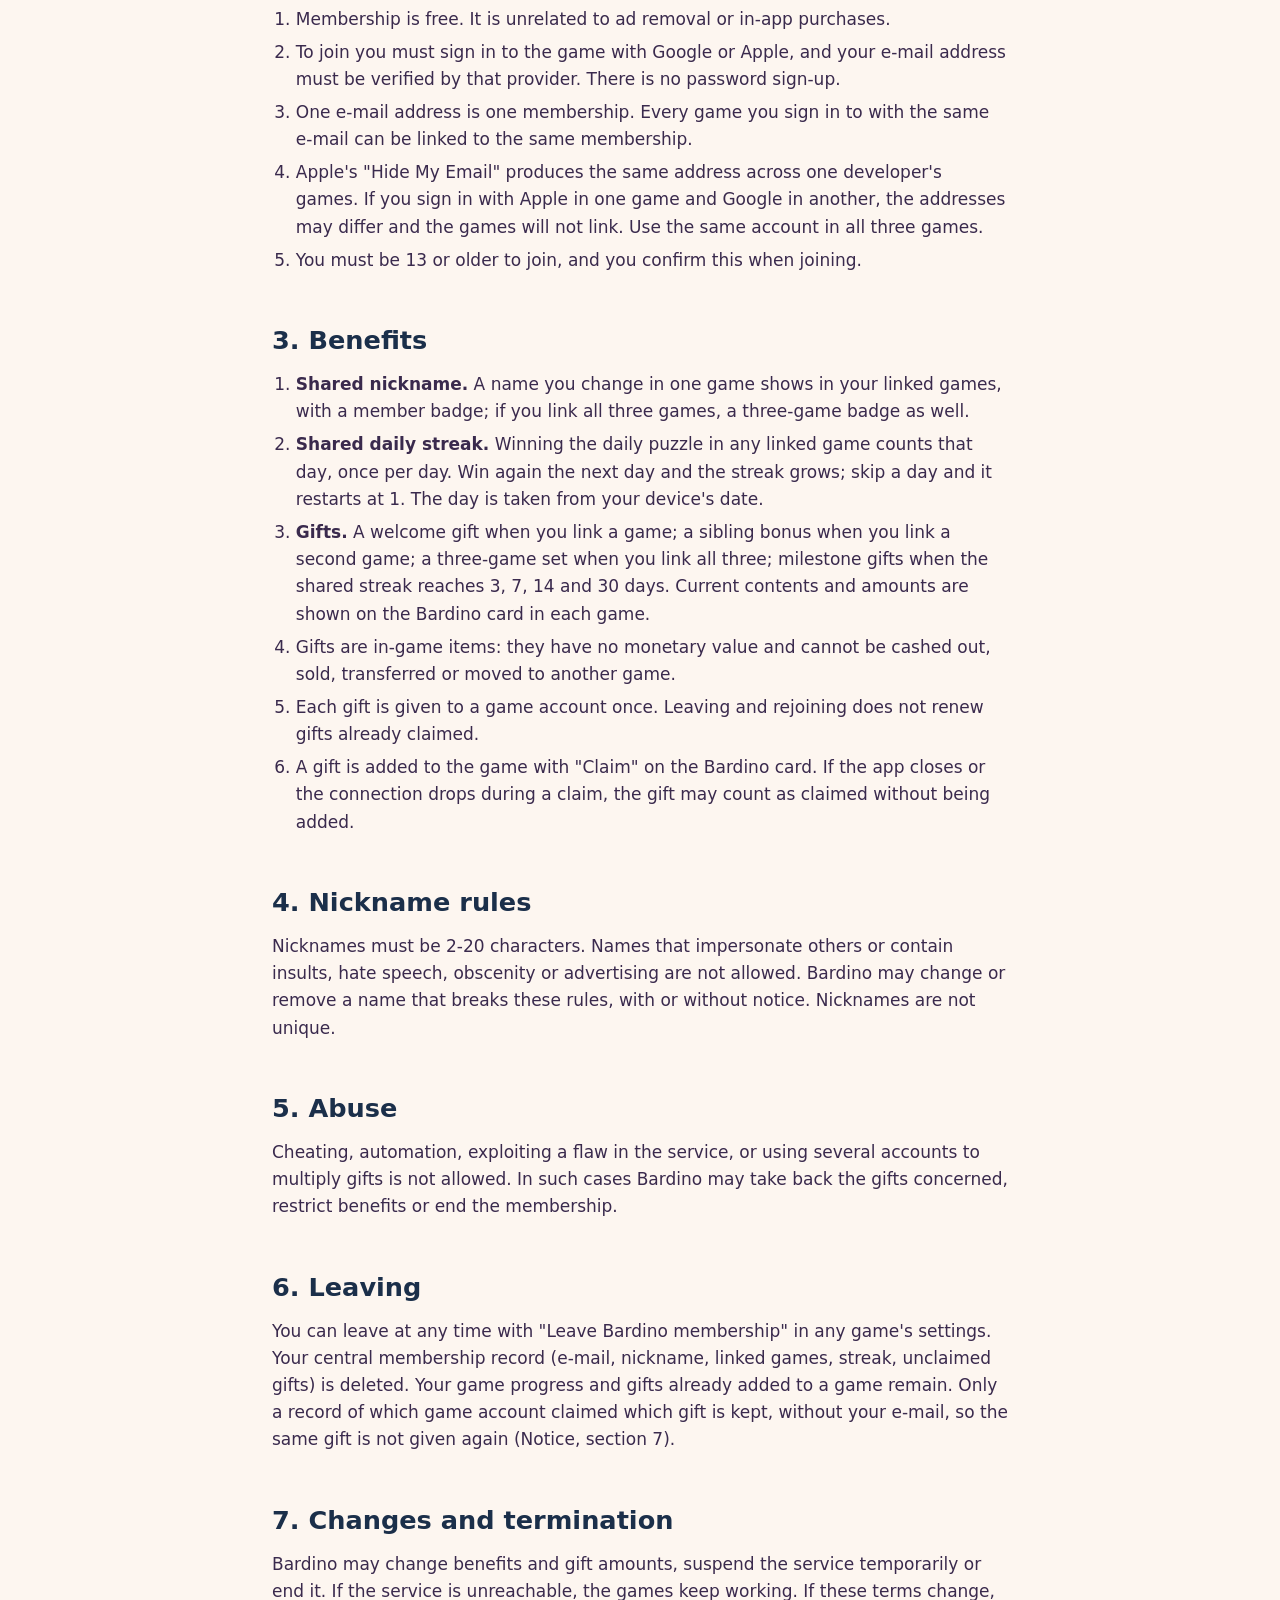
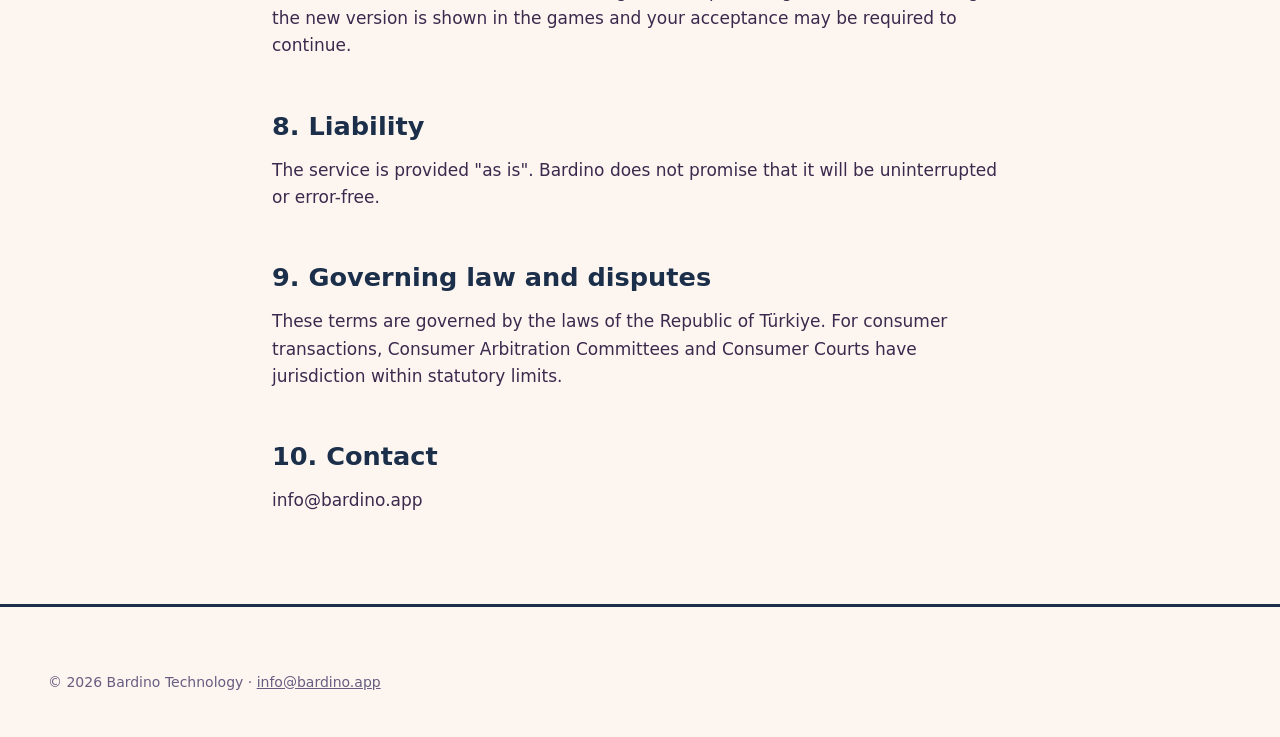
<file: uyelik/kosullar.html>
<!DOCTYPE html>
<html lang="tr">
<head>
<meta charset="utf-8">
<meta name="viewport" content="width=device-width, initial-scale=1">
<title>Bardino Üyelik Koşulları - Bardino</title>
<meta name="description" content="Decimo, Colmo ve Palmo&#x27;daki ücretsiz Bardino üyeliğinin koşulları.">
<link rel="canonical" href="https://bardino.app/uyelik/kosullar">
<meta name="theme-color" content="#FDF6F0" media="(prefers-color-scheme: light)">
<meta name="theme-color" content="#15132A" media="(prefers-color-scheme: dark)">
<link rel="icon" href="../favicon-32.png" sizes="32x32" type="image/png">
<link rel="icon" href="../favicon.svg" type="image/svg+xml">
<link rel="stylesheet" href="../assets/site.css">
</head>
<body class="doc-page">
<!-- tools/uyelik.py uretti, kaynak bardino/docs/KOSULLAR.md (v1). Elle duzenleme. -->
<header class="site-head">
  <div class="wrap">
    <a class="doc-home" href="../tr/" aria-label="Bardino ana sayfa"><img src="../assets/bardino-mark.svg" width="38" height="38" alt=""><span>Bardino</span></a>
    <nav class="site-nav" aria-label="Dil">
      <div class="lang" role="group" aria-label="Dil / Language">
        <a href="#tr" hreflang="tr" lang="tr">Türkçe</a>
        <a href="#en" hreflang="en" lang="en">English</a>
      </div>
    </nav>
  </div>
</header>
<main id="main" class="wrap doc">
<article id="tr" lang="tr">
<h1>Bardino Üyelik Koşulları</h1>
<p>Sürüm: v1 · Yürürlük: 14 Ekim 2026</p>
<p><a href="#en">English version below</a></p>
<h2>1. Taraflar ve kapsam</h2>
<p>Bu koşullar Bardino (Decimo, Colmo ve Palmo'yu yayımlayan geliştirici; "Bardino") ile Decimo, Colmo ya da Palmo oyunlarında Bardino üyeliğine katılan kullanıcı ("siz") arasındadır. Oyunların kendi kullanım koşulları ve gizlilik politikaları ayrıca geçerlidir. Kişisel verileriniz <a href="aydinlatma">Bardino Üyeliği KVKK Aydınlatma Metni</a>'nde anlatılır.</p>
<h2>2. Üyelik</h2>
<ol>
<li>Üyelik ücretsizdir. Reklamsızlık ya da uygulama içi satın almayla ilgisi yoktur.</li>
<li>Katılmak için oyunda Google ya da Apple ile girmeniz ve e-posta adresinizin bu sağlayıcı tarafından doğrulanmış olması gerekir. Şifreyle kayıt yoktur.</li>
<li>Bir e-posta adresi bir üyeliktir. Aynı e-postayla giriş yaptığınız her oyunu aynı üyeliğe bağlayabilirsiniz.</li>
<li>Apple'ın "e-postamı gizle" seçeneği aynı geliştiricinin oyunlarında aynı adresi üretir. Bir oyunda Apple, diğerinde Google ile girerseniz e-postalar farklı olabilir ve oyunlar aynı üyeliğe bağlanmaz. Üç oyunda aynı hesapla girin.</li>
<li>Üye olmak için 13 yaşında ya da daha büyük olmalısınız ve katılırken bunu beyan edersiniz.</li>
</ol>
<h2>3. Avantajlar</h2>
<ol>
<li><strong>Ortak takma ad.</strong> Bir oyunda değiştirdiğiniz ad bağlı oyunlarda da görünür; adın yanında üye rozeti, üç oyunu bağladıysanız ayrıca üçlü set rozeti çıkar.</li>
<li><strong>Ortak günlük seri.</strong> Bağlı herhangi bir oyunda günün bulmacasını kazanmak o günü sayar, günde bir kez. Bir sonraki gün kazanırsanız seri uzar; bir gün atlarsanız seri 1'den başlar. Gün, cihazınızın tarihine göre belirlenir.</li>
<li><strong>Hediyeler.</strong> Bir oyunu bağladığınızda hoş geldin hediyesi; ikinci oyunu bağladığınızda kardeş bonusu; üç oyunu bağladığınızda üçlü set; ortak seri 3, 7, 14 ve 30 güne ulaştığında kilometre taşı hediyeleri. Güncel içerik ve miktarlar oyun içindeki Bardino kartında gösterilir.</li>
<li>Hediyeler oyun içi öğelerdir: parasal değeri yoktur, nakde çevrilemez, satılamaz, devredilemez ve başka bir oyuna aktarılamaz.</li>
<li>Her hediye bir oyun hesabına bir kez verilir. Üyelikten çıkıp yeniden katılmak, alınmış hediyeleri yenilemez.</li>
<li>Hediye, Bardino kartındaki "Al" ile oyuna eklenir. Alma sırasında uygulama kapanır ya da bağlantı koparsa hediye oyuna eklenmeden alınmış sayılabilir.</li>
</ol>
<h2>4. Takma ad kuralları</h2>
<p>Takma ad 2-20 karakter olmalıdır. Başkasının kimliğine bürünen, hakaret, nefret söylemi, müstehcenlik ya da reklam içeren adlar kullanılamaz. Bardino bu kurallara aykırı bir adı bildirimde bulunarak ya da bulunmadan değiştirebilir veya kaldırabilir. Takma adlar benzersiz değildir.</p>
<h2>5. Kötüye kullanım</h2>
<p>Hile, otomasyon, hizmetteki bir açığın istismarı ya da hediyeleri çoğaltmak için birden çok hesap kullanılması yasaktır. Bu durumda Bardino ilgili hediyeleri geri alabilir, avantajları kısıtlayabilir ya da üyeliği sonlandırabilir.</p>
<h2>6. Üyelikten çıkış</h2>
<p>İstediğiniz zaman, herhangi bir oyunun ayarlarından "Bardino üyeliğinden çık" ile ayrılabilirsiniz. Merkezdeki üyelik kaydınız (e-posta, takma ad, bağlı oyunlar, seri, alınmamış hediyeler) silinir. Oyunlardaki ilerlemeniz ve oyuna eklenmiş hediyeler kalır. Yalnız hangi oyun hesabının hangi hediyeyi aldığı, aynı hediyenin tekrar verilmemesi için e-postasız olarak tutulur (Aydınlatma Metni, 7. bölüm).</p>
<h2>7. Hizmetin değişmesi ve sona ermesi</h2>
<p>Bardino avantajları ve hediye miktarlarını değiştirebilir, hizmeti geçici olarak durdurabilir ya da sona erdirebilir. Hizmete ulaşılamadığında oyunlar çalışmaya devam eder. Bu koşullar değişirse yeni sürüm oyun içinde gösterilir ve üyeliğin sürmesi için onayınız istenebilir.</p>
<h2>8. Sorumluluk</h2>
<p>Hizmet "olduğu gibi" sunulur. Bardino, hizmetin kesintisiz ya da hatasız olacağını taahhüt etmez.</p>
<h2>9. Uygulanacak hukuk ve uyuşmazlıklar</h2>
<p>Bu koşullara Türkiye Cumhuriyeti hukuku uygulanır. Tüketici işlemlerinde yasal sınırlar içinde Tüketici Hakem Heyetleri ve Tüketici Mahkemeleri yetkilidir.</p>
<h2>10. İletişim</h2>
<p>info@bardino.app</p>
</article>
<article id="en" lang="en" aria-label="Bardino Membership Terms">
<h1>Bardino Membership Terms</h1>
<p>Version: v1 · Effective: 14 October 2026</p>
<h2>1. Parties and scope</h2>
<p>These terms are between Bardino (the developer that publishes Decimo, Colmo and Palmo; "Bardino") and the user who joins Bardino membership in Decimo, Colmo or Palmo ("you"). The games' own terms of use and privacy policies also apply. How your personal data is handled is described in the <a href="aydinlatma#en">Bardino Membership Personal Data Protection Notice</a>.</p>
<h2>2. Membership</h2>
<ol>
<li>Membership is free. It is unrelated to ad removal or in-app purchases.</li>
<li>To join you must sign in to the game with Google or Apple, and your e-mail address must be verified by that provider. There is no password sign-up.</li>
<li>One e-mail address is one membership. Every game you sign in to with the same e-mail can be linked to the same membership.</li>
<li>Apple's "Hide My Email" produces the same address across one developer's games. If you sign in with Apple in one game and Google in another, the addresses may differ and the games will not link. Use the same account in all three games.</li>
<li>You must be 13 or older to join, and you confirm this when joining.</li>
</ol>
<h2>3. Benefits</h2>
<ol>
<li><strong>Shared nickname.</strong> A name you change in one game shows in your linked games, with a member badge; if you link all three games, a three-game badge as well.</li>
<li><strong>Shared daily streak.</strong> Winning the daily puzzle in any linked game counts that day, once per day. Win again the next day and the streak grows; skip a day and it restarts at 1. The day is taken from your device's date.</li>
<li><strong>Gifts.</strong> A welcome gift when you link a game; a sibling bonus when you link a second game; a three-game set when you link all three; milestone gifts when the shared streak reaches 3, 7, 14 and 30 days. Current contents and amounts are shown on the Bardino card in each game.</li>
<li>Gifts are in-game items: they have no monetary value and cannot be cashed out, sold, transferred or moved to another game.</li>
<li>Each gift is given to a game account once. Leaving and rejoining does not renew gifts already claimed.</li>
<li>A gift is added to the game with "Claim" on the Bardino card. If the app closes or the connection drops during a claim, the gift may count as claimed without being added.</li>
</ol>
<h2>4. Nickname rules</h2>
<p>Nicknames must be 2-20 characters. Names that impersonate others or contain insults, hate speech, obscenity or advertising are not allowed. Bardino may change or remove a name that breaks these rules, with or without notice. Nicknames are not unique.</p>
<h2>5. Abuse</h2>
<p>Cheating, automation, exploiting a flaw in the service, or using several accounts to multiply gifts is not allowed. In such cases Bardino may take back the gifts concerned, restrict benefits or end the membership.</p>
<h2>6. Leaving</h2>
<p>You can leave at any time with "Leave Bardino membership" in any game's settings. Your central membership record (e-mail, nickname, linked games, streak, unclaimed gifts) is deleted. Your game progress and gifts already added to a game remain. Only a record of which game account claimed which gift is kept, without your e-mail, so the same gift is not given again (Notice, section 7).</p>
<h2>7. Changes and termination</h2>
<p>Bardino may change benefits and gift amounts, suspend the service temporarily or end it. If the service is unreachable, the games keep working. If these terms change, the new version is shown in the games and your acceptance may be required to continue.</p>
<h2>8. Liability</h2>
<p>The service is provided "as is". Bardino does not promise that it will be uninterrupted or error-free.</p>
<h2>9. Governing law and disputes</h2>
<p>These terms are governed by the laws of the Republic of Türkiye. For consumer transactions, Consumer Arbitration Committees and Consumer Courts have jurisdiction within statutory limits.</p>
<h2>10. Contact</h2>
<p>info@bardino.app</p>
</article>
</main>
<footer class="site-foot">
  <div class="wrap">
    <p class="fine">&copy; 2026 Bardino Technology &middot; <a href="mailto:info@bardino.app">info@bardino.app</a></p>
  </div>
</footer>
</body>
</html>
</file>
<file: assets/site.css>
/* bardino.app
 *
 * Colours come from the games' own palettes: ink #1B2F4A, text #3A2A4D,
 * yellow #FFC83D (Decimo, Colmo, Palmo), Decimo navy #2E2C7A, Colmo wall
 * #FBE6F2, Palmo green #D2E9D8. Secondary text is darkened to #675D80 and
 * #3E5878 where the family's #756B8E misses WCAG AA on those grounds.
 *
 * Family rule kept from the game sites: a shadow is never blurred. Depth is
 * a solid offset and the offset always points down (0 Npx 0).
 */

:root {
  color-scheme: light dark;
  --paper: #FDF6F0;
  --surface: #FFFFFF;
  --ink: #1B2F4A;
  --edge: #1B2F4A;
  --text: #3A2A4D;
  --text-2: #675D80;
  --yellow: #FFC83D;
  --hl: #FFC83D;
  --dot: rgba(27, 47, 74, .16);
  --rule: rgba(27, 47, 74, .24);
  --focus: #1B2F4A;
  --gutter: clamp(16px, 4.5vw, 48px);
  --font: system-ui, -apple-system, "Segoe UI Variable Text", "Segoe UI", Roboto, "Helvetica Neue", Arial, "Noto Sans", sans-serif;
  --font-display: ui-rounded, "SF Pro Rounded", "Segoe UI Variable Display", "Segoe UI", system-ui, -apple-system, Roboto, "Helvetica Neue", Arial, sans-serif;
  --font-mono: ui-monospace, "SF Mono", "Cascadia Mono", Menlo, Consolas, "Liberation Mono", monospace;
}

@media (prefers-color-scheme: dark) {
  :root {
    --paper: #15132A;
    --surface: #1F1C3A;
    --ink: #FDF6F0;
    --edge: #07060F;
    --text: #E9E3EF;
    --text-2: #B8B0CC;
    --hl: rgba(255, 200, 61, .42);
    --dot: rgba(253, 246, 240, .09);
    --rule: rgba(253, 246, 240, .18);
    --focus: #FFC83D;
  }
}

*, *::before, *::after { box-sizing: border-box; }
html { -webkit-text-size-adjust: 100%; text-size-adjust: 100%; }
@media (prefers-reduced-motion: no-preference) { html { scroll-behavior: smooth; } }
body {
  margin: 0;
  background: var(--paper);
  color: var(--text);
  font: 400 1.0625rem/1.6 var(--font);
  -webkit-font-smoothing: antialiased;
}
img, svg { display: block; max-width: 100%; }
img { height: auto; }
h1, h2, h3, p, ul, figure { margin: 0; }
a { color: inherit; }
:focus-visible { outline: 3px solid var(--focus); outline-offset: 3px; border-radius: 6px; }

.wrap { width: min(1200px, 100% - 2 * var(--gutter)); margin-inline: auto; }
.vh {
  position: absolute !important; width: 1px; height: 1px; margin: -1px; padding: 0;
  overflow: hidden; clip: rect(0 0 0 0); white-space: nowrap; border: 0;
}
.sprite { position: absolute; width: 0; height: 0; overflow: hidden; }
.skip {
  position: absolute; left: 12px; top: -80px; z-index: 10;
  padding: 10px 16px; border: 3px solid #1B2F4A; border-radius: 12px;
  background: var(--yellow); color: #1B2F4A; font-weight: 800; text-decoration: none;
}
.skip:focus { top: 12px; }

/* Header */
.site-head .wrap { display: flex; align-items: center; gap: 16px 28px; padding-block: 18px; }
.site-nav { margin-left: auto; display: flex; align-items: center; gap: 8px 22px; }
.site-nav > a { padding: 6px 2px; color: var(--text); font-weight: 700; text-decoration: none; }
.site-nav > a:hover { text-decoration: underline; text-decoration-thickness: 2px; text-underline-offset: 5px; }
.lang { display: flex; gap: 2px; padding: 3px; border: 2px solid var(--edge); border-radius: 999px; background: var(--surface); }
.lang a { padding: 3px 11px; border-radius: 999px; color: var(--text-2); font-size: .8125rem; font-weight: 800; text-decoration: none; }
.lang a:hover { color: var(--ink); }
.lang a[aria-current="page"] { background: var(--ink); color: var(--paper); }
@media (max-width: 600px) { .site-nav > a { display: none; } }

/* Hero */
.hero { position: relative; isolation: isolate; overflow: clip; padding: clamp(12px, 3vw, 40px) 0 clamp(40px, 5vw, 72px); }
.hero::before {
  content: ""; position: absolute; inset: 0; z-index: -1;
  background-image: radial-gradient(circle, var(--dot) 1.5px, transparent 1.8px);
  background-size: 26px 26px; background-position: 13px 13px;
  -webkit-mask-image: linear-gradient(#000 50%, transparent);
  mask-image: linear-gradient(#000 50%, transparent);
}
/* Ana sayfada baslikta logo yok; bu kilit sayfanin tek logosu. Tam
   genislikte masaustunde 300px'lik dev bir isaret oluyordu, kartlar ilk
   ekrana sigmiyordu. */
.hero-wm { width: min(100%, 720px); height: auto; overflow: visible; color: var(--ink); }
.wm-rules line { stroke: var(--rule); stroke-width: 1.5; stroke-dasharray: 2 7; vector-effect: non-scaling-stroke; }
/* Bardino kilidi ve acilis filmi (assets/bardino-intro.js). Nokta ucarken
   kutunun ustune cikiyor; overflow gorunur olmali. Kontur ve golge rengi
   --bi-edge'den, yazi currentColor'dan. */
.bardino-intro { overflow: visible; }
.bardino-intro .bi-ef { fill: var(--bi-edge, #1B2F4A); }
.bardino-intro .bi-es { stroke: var(--bi-edge, #1B2F4A); }
/* Basliktaki kilit ayni film: sayfa acilinca bir kez oynar, tiklayinca
   sesiyle yeniden. Eskiden burada yalniz noktanin dustugu bir CSS
   animasyonu vardi; uc oyunun acilisiyla ayni film oldu. */
.hero-wm.bardino-intro { --bi-edge: var(--edge); cursor: pointer; border-radius: 12px; }

.hero-body { margin-top: clamp(24px, 3.5vw, 48px); }
.statement {
  color: var(--ink); font-family: var(--font-display); font-weight: 800;
  font-size: clamp(2.1rem, 1.1rem + 3.6vw, 4rem); line-height: 1.03; letter-spacing: -.03em;
  text-wrap: balance;
}
.statement em {
  font-style: normal; padding-inline: .04em;
  background: linear-gradient(transparent 60%, var(--hl) 60%, var(--hl) 90%, transparent 90%);
}
.lead { margin-top: 22px; max-width: 34em; color: var(--text-2); font-size: clamp(1.06rem, 1rem + .35vw, 1.25rem); }
.actions { display: flex; flex-wrap: wrap; gap: 14px; margin-top: 30px; }
.btn {
  display: inline-flex; align-items: center; justify-content: center; gap: .5em;
  min-height: 50px; padding: 0 24px; border: 3px solid var(--edge); border-radius: 999px;
  background: var(--surface); color: var(--ink); box-shadow: 0 4px 0 var(--edge);
  font-weight: 800; text-decoration: none; transition: transform .15s ease, box-shadow .15s ease;
}
.btn:hover { transform: translateY(-2px); box-shadow: 0 6px 0 var(--edge); }
.btn:active { transform: translateY(3px); box-shadow: 0 1px 0 var(--edge); }
.btn-primary { background: var(--yellow); color: #1B2F4A; }

.foot-col h2, .contact-card h2 {
  color: var(--text-2); font-family: var(--font-mono); font-size: .8125rem; font-weight: 700;
  letter-spacing: .08em; text-transform: uppercase;
}

/* Games */
.games { padding: clamp(24px, 3vw, 40px) 0 clamp(64px, 9vw, 128px); }
.section-head { display: flex; flex-wrap: wrap; align-items: end; justify-content: space-between; gap: 16px 40px; }
.section-head h2, .studio h2 {
  color: var(--ink); font-family: var(--font-display); font-weight: 800;
  font-size: clamp(2.3rem, 1.4rem + 3.6vw, 4.5rem); line-height: 1; letter-spacing: -.035em;
}
.section-head p { max-width: 30em; color: var(--text-2); }

.game {
  --g-bg: #FBE6F2; --g-head: #1B2F4A; --g-text: #3A2A4D; --g-text-2: #675D80; --g-accent: #E03D84;
  --g-edge: #1B2F4A; --g-shot-edge: #1B2F4A; --g-shot-lift: #1B2F4A;
  --g-btn-bg: #FFFFFF; --g-btn-fg: #1B2F4A; --g-btn-edge: #1B2F4A; --focus: #1B2F4A;
  position: relative; display: grid; grid-template-columns: minmax(0, 1fr) minmax(0, 1fr);
  align-items: center; gap: clamp(28px, 5vw, 80px);
  margin-top: clamp(96px, 12vw, 168px); padding: clamp(24px, 5vw, 72px);
  border: 3px solid var(--edge); border-radius: clamp(26px, 3.2vw, 40px);
  background: var(--g-bg); color: var(--g-text); box-shadow: 0 10px 0 var(--edge);
  scroll-margin-top: clamp(80px, 11vw, 150px);
}
.section-head + .game { margin-top: clamp(72px, 9vw, 136px); }
.game--decimo {
  --g-bg: #2E2C7A; --g-head: #FFFFFF; --g-text: #E4DFF2; --g-text-2: #C9C2DB; --g-accent: #FFC83D;
  --g-shot-edge: #FFFFFF; --g-shot-lift: #17154A; --g-btn-fg: #2E2C7A; --g-btn-edge: #17154A; --focus: #FFC83D;
}
.game--palmo { --g-bg: #D2E9D8; --g-text: #1B2F4A; --g-text-2: #3E5878; --g-accent: #0FA3A3; }

.game-text { position: relative; z-index: 2; }
.game-meta { display: flex; flex-wrap: wrap; align-items: center; gap: 10px 14px; }
.game-num { color: var(--g-text-2); font-family: var(--font-mono); font-size: .875rem; font-weight: 700; }
.game-head { display: flex; align-items: center; gap: clamp(14px, 2vw, 24px); margin-top: clamp(20px, 3vw, 32px); }
.game-icon { flex: none; width: clamp(64px, 7.5vw, 104px); border-radius: 23%; filter: drop-shadow(0 5px 0 var(--g-edge)); }
/* Decimo's icon is navy on a navy panel; the white ring is the frame Decimo's own site uses. */
.game--decimo .game-icon { box-shadow: 0 0 0 3px #FFFFFF; }
.game h3 {
  color: var(--g-head); font-family: var(--font-display); font-weight: 800;
  font-size: clamp(2.7rem, 1.5rem + 4.4vw, 5.5rem); line-height: .92; letter-spacing: -.04em;
}
.game-tag { margin-top: 8px; color: var(--g-text-2); font-weight: 700; }
.game-line {
  max-width: 21em; margin-top: clamp(20px, 3vw, 32px); color: var(--g-head);
  font-size: clamp(1.25rem, 1.05rem + .95vw, 1.85rem); font-weight: 650; line-height: 1.28;
  letter-spacing: -.01em; text-wrap: balance;
}
.game-rule { max-width: 30em; margin-top: 14px; color: var(--g-text-2); font-size: clamp(1rem, .95rem + .25vw, 1.125rem); font-weight: 600; }
.game-actions { display: flex; flex-wrap: wrap; align-items: center; gap: 16px 24px; margin-top: clamp(24px, 3vw, 36px); }
.stores { display: flex; flex-wrap: wrap; gap: 12px; }
.store {
  display: inline-flex; align-items: center; gap: 10px; min-height: 52px; padding: 0 20px 0 16px;
  border: 3px solid var(--g-btn-edge); border-radius: 16px; background: var(--g-btn-bg); color: var(--g-btn-fg);
  box-shadow: 0 4px 0 var(--g-btn-edge); font-size: 1.02rem; font-weight: 800; text-decoration: none;
  transition: transform .15s ease, box-shadow .15s ease;
}
.store:hover { transform: translateY(-2px); box-shadow: 0 6px 0 var(--g-btn-edge); }
.store svg { width: 22px; height: 22px; fill: currentColor; }
@media (max-width: 480px) {
  .stores { width: 100%; }
  .store { flex: 1 1 100%; justify-content: center; }
}
.site-link {
  color: var(--g-head); font-weight: 800; text-decoration: underline; text-decoration-color: var(--g-accent);
  text-decoration-thickness: 3px; text-underline-offset: 6px;
}
.site-link:hover { text-decoration-thickness: 5px; }

.game-shots { display: flex; align-items: flex-start; justify-content: center; }
.shot { flex: 0 1 clamp(140px, 19vw, 262px); }
.shot img {
  width: 100%; border: 4px solid var(--g-shot-edge); border-radius: clamp(18px, 2.3vw, 30px);
  background: #FFFFFF; box-shadow: 0 8px 0 var(--g-shot-lift);
}
.shot:first-child { position: relative; z-index: 1; }
.shot + .shot { margin-top: clamp(40px, 7vw, 104px); margin-left: calc(-1 * clamp(14px, 2.6vw, 40px)); }
@media (min-width: 881px) {
  .game-shots { margin-top: calc(-1 * clamp(60px, 9vw, 130px)); }
  .game:nth-of-type(even) .game-text { order: 2; }
}
@media (max-width: 880px) {
  .game { grid-template-columns: 1fr; }
  .game-shots { margin-top: 4px; }
}

/* Studio + contact */
.studio { padding: clamp(24px, 4vw, 48px) 0 clamp(64px, 9vw, 128px); }
.studio .wrap { display: grid; grid-template-columns: minmax(0, .75fr) minmax(0, 1.25fr); gap: 24px clamp(32px, 6vw, 96px); align-items: start; }
.studio-copy p {
  color: var(--ink); font-size: clamp(1.25rem, 1.05rem + 1vw, 2rem); font-weight: 600;
  line-height: 1.32; letter-spacing: -.012em; text-wrap: pretty;
}
.studio-copy p + p { margin-top: .8em; }
@media (max-width: 880px) { .studio .wrap { grid-template-columns: 1fr; } }

.contact { padding-bottom: clamp(72px, 10vw, 136px); }
.contact-card {
  --focus: #1B2F4A;
  display: grid; gap: 14px; padding: clamp(28px, 5.5vw, 80px);
  border: 3px solid #1B2F4A; border-radius: clamp(26px, 3.2vw, 40px);
  background: var(--yellow); color: #1B2F4A; box-shadow: 0 10px 0 #1B2F4A;
}
.contact-card h2 { color: #1B2F4A; }
.contact-card p { max-width: 30em; font-size: clamp(1.1rem, 1rem + .5vw, 1.4rem); font-weight: 600; }
.mail {
  justify-self: start; color: #1B2F4A; font-family: var(--font-display); font-weight: 800;
  font-size: clamp(1.45rem, .35rem + 5.6vw, 5.25rem); line-height: 1.05; letter-spacing: -.035em;
  text-decoration: underline; text-decoration-thickness: .07em; text-underline-offset: .16em; overflow-wrap: anywhere;
}
.mail:hover { text-decoration-thickness: .11em; }

/* Uyelik metinleri (uyelik/*.html, tools/uyelik.py uretir) */
.doc-home { display: inline-flex; align-items: center; gap: 10px; color: var(--ink); font-family: var(--font-display); font-size: 1.35rem; font-weight: 800; text-decoration: none; }
.doc-home img { width: 38px; height: 38px; }
.doc { max-width: 46rem; padding-block: clamp(16px, 3vw, 40px) clamp(48px, 7vw, 96px); }
.doc article + article { margin-top: clamp(48px, 7vw, 88px); padding-top: clamp(32px, 5vw, 56px); border-top: 3px solid var(--edge); }
.doc h1 { color: var(--ink); font-family: var(--font-display); font-size: clamp(1.9rem, 1.3rem + 2.6vw, 3rem); font-weight: 800; line-height: 1.08; letter-spacing: -.025em; text-wrap: balance; }
.doc h2 { margin-top: 2em; color: var(--ink); font-family: var(--font-display); font-size: clamp(1.25rem, 1.1rem + .7vw, 1.6rem); font-weight: 800; line-height: 1.2; }
.doc p, .doc ul, .doc ol, .doc .doc-table { margin-top: .9em; }
.doc ul, .doc ol { padding-left: 1.4em; }
.doc li + li { margin-top: .35em; }
.doc a { color: var(--ink); font-weight: 700; text-decoration-thickness: 2px; text-underline-offset: 3px; }
.doc .doc-table { overflow-x: auto; }
.doc table { width: 100%; border-collapse: collapse; font-size: .95rem; }
.doc th, .doc td { padding: 10px 12px; border: 2px solid var(--rule); text-align: left; vertical-align: top; }
.doc th { background: var(--surface); color: var(--ink); }
.doc blockquote { margin: 1em 0 0; padding: 12px 16px; border-left: 4px solid var(--yellow); background: var(--surface); }

/* Footer */
.site-foot { padding: 36px 0 44px; border-top: 3px solid var(--edge); font-size: .95rem; }
.foot-grid { display: flex; flex-wrap: wrap; align-items: flex-start; justify-content: space-between; gap: 28px 48px; }
.foot-brand { display: flex; align-items: center; gap: 14px; }
.foot-brand svg { width: 40px; height: 40px; flex: none; }
.foot-brand p { color: var(--text-2); }
.foot-brand p a { color: var(--text); font-weight: 700; }
.foot-col h2 { margin-bottom: 10px; }
.foot-col ul { display: flex; flex-wrap: wrap; gap: 6px 18px; padding: 0; list-style: none; }
.foot-col a {
  color: var(--text); font-weight: 700; text-decoration: underline; text-decoration-color: var(--rule);
  text-decoration-thickness: 2px; text-underline-offset: 4px;
}
.foot-col a:hover { text-decoration-color: currentColor; }
.fine { margin-top: 28px; color: var(--text-2); font-size: .875rem; }

@media (prefers-color-scheme: dark) {
  .game { --g-shot-lift: #07060F; --g-btn-edge: #07060F; --focus: #FFC83D; }
  .game--colmo { --g-bg: #3A2A4D; --g-head: #FDF6F0; --g-text: #E9E3EF; --g-text-2: #C9C0DA; --g-accent: #FF5BA3; --g-shot-edge: #07060F; }
  .game--palmo { --g-bg: #1B2F4A; --g-head: #FDF6F0; --g-text: #E9E3EF; --g-text-2: #B8C4D6; --g-accent: #ABD7B6; --g-shot-edge: #07060F; }
}

@media (prefers-reduced-motion: reduce) {
  *, *::before, *::after { animation: none !important; transition: none !important; }
}
</file>
